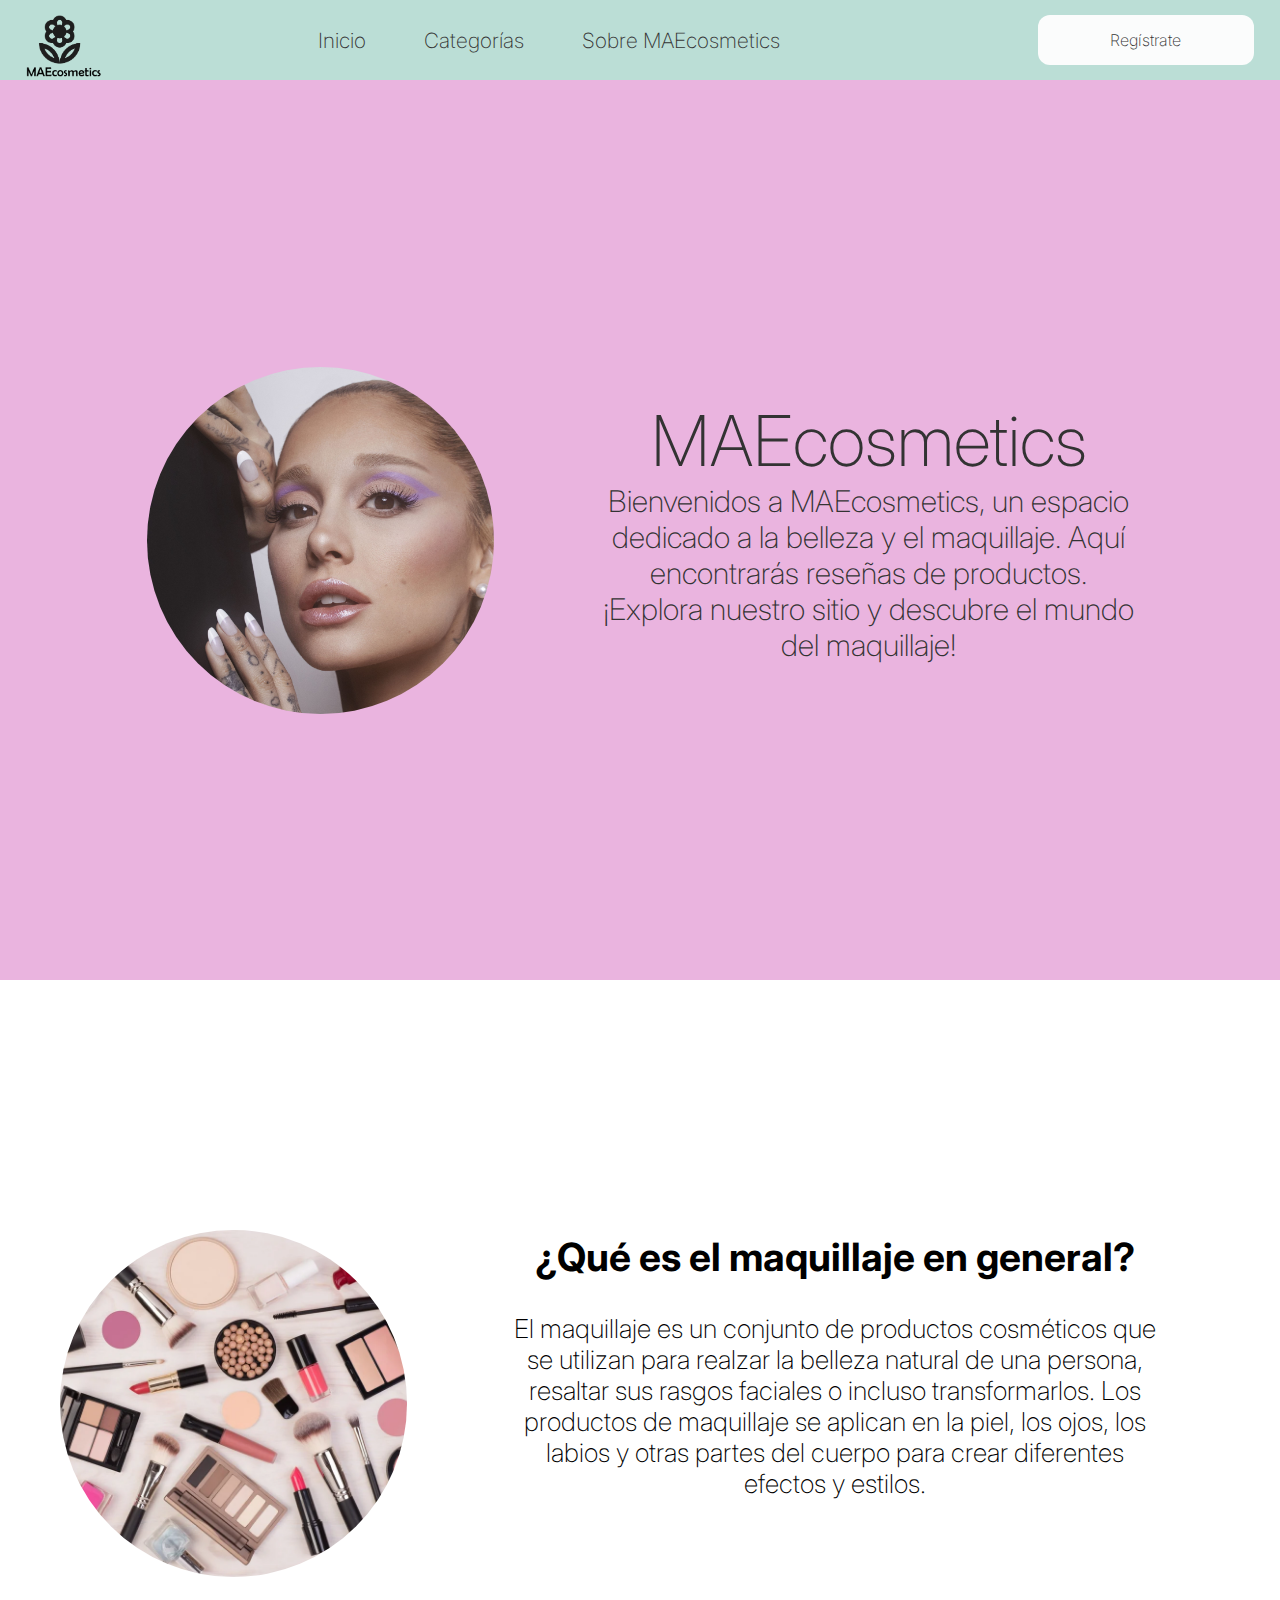
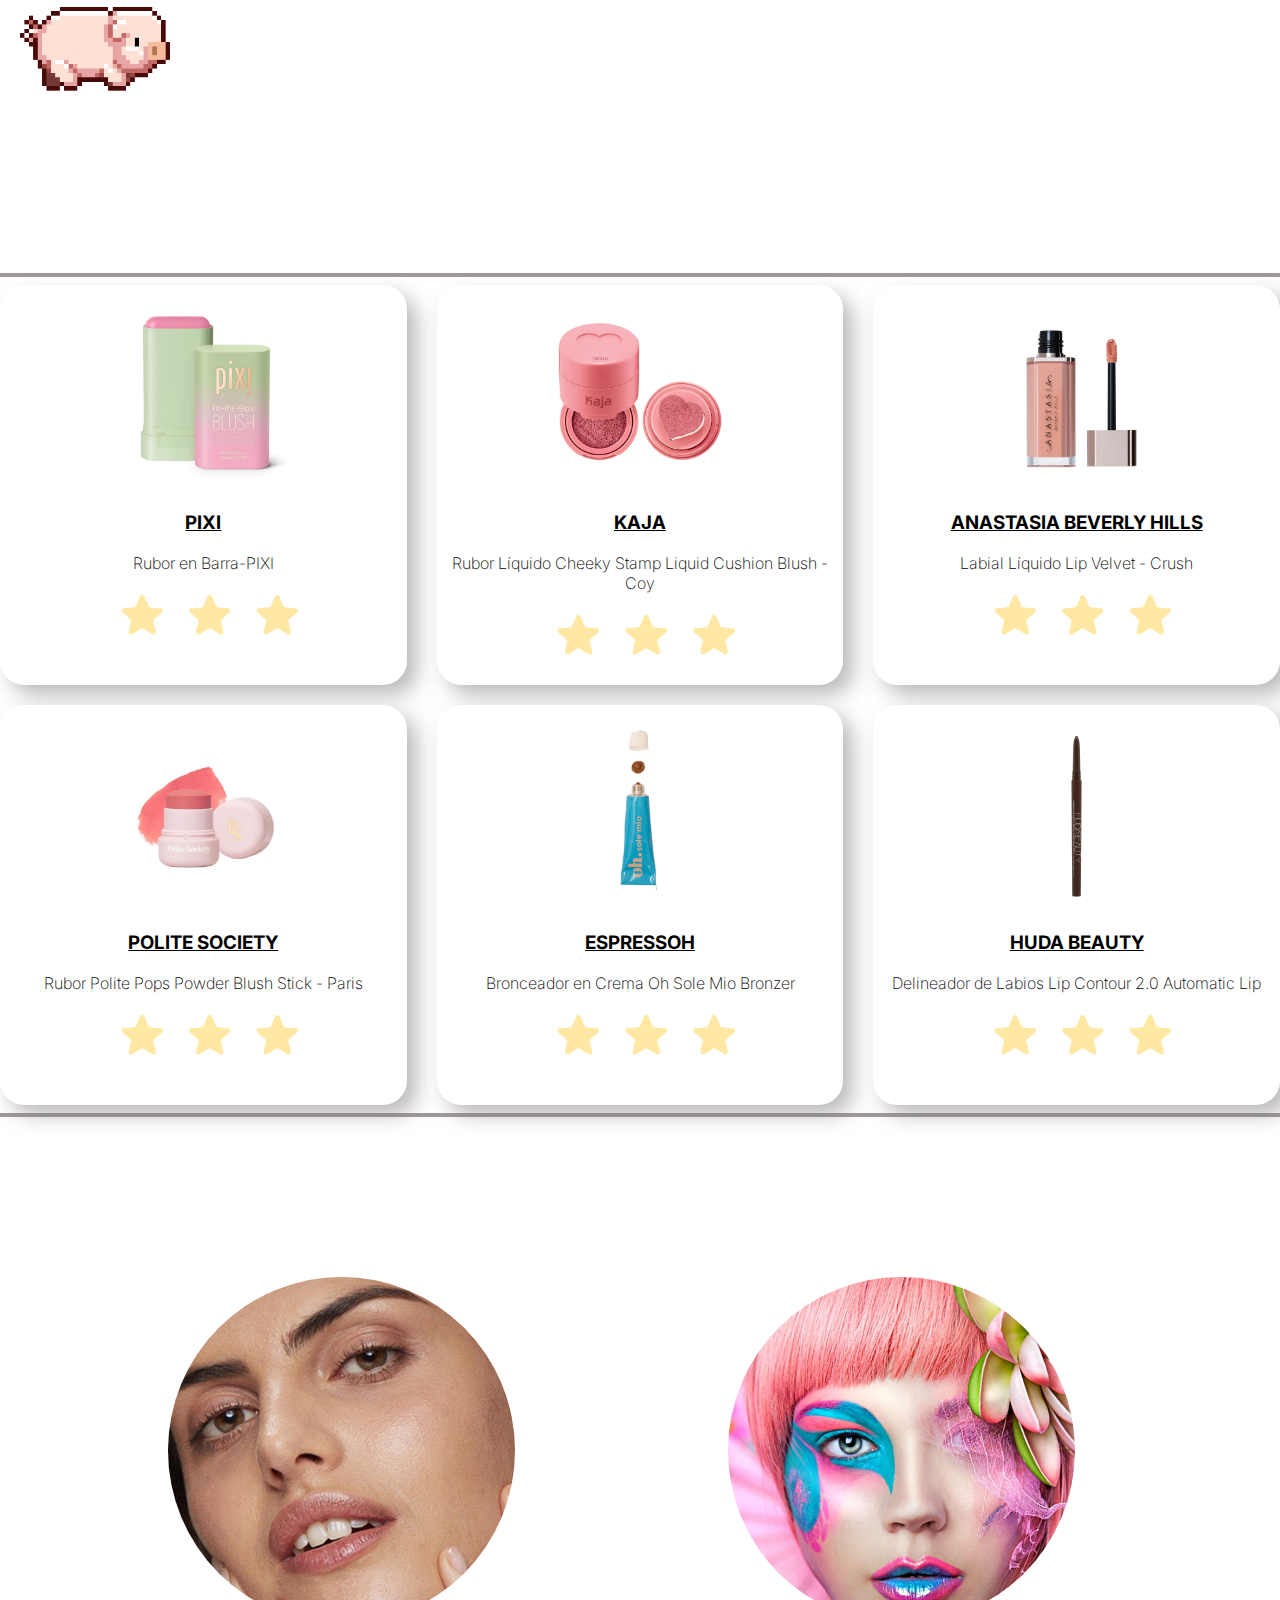
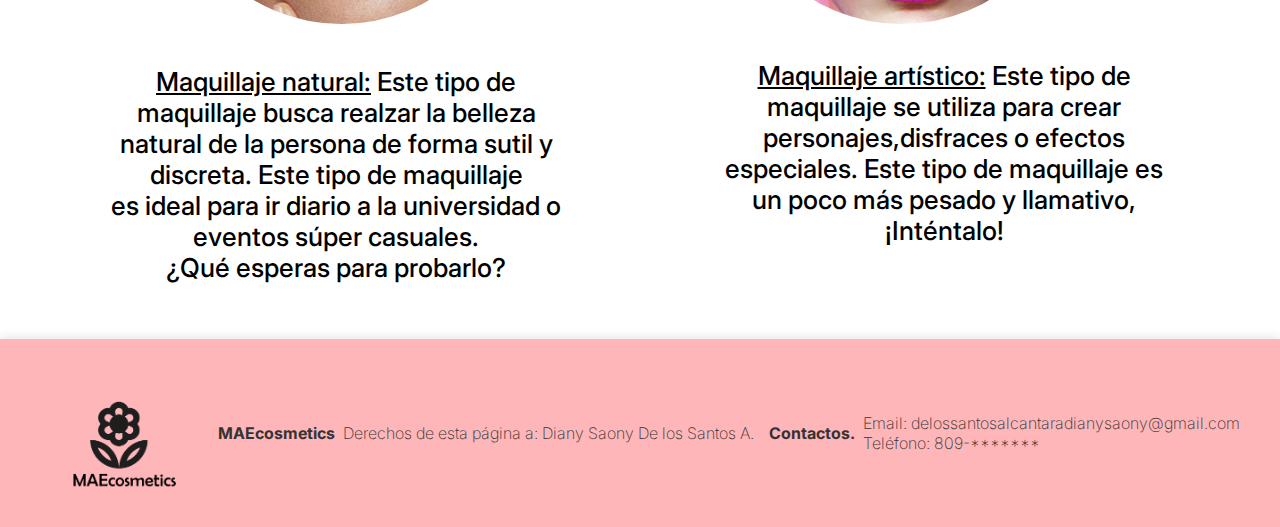
<file: index.html>
<!DOCTYPE html>
<html lang="en">
<head>
    <meta charset="UTF-8">
    <meta name="viewport" content="width=device-width, initial-scale=1.0">
    <title>MAEcosmetics</title>
    <link rel="stylesheet" href="/CSS/index.css">
    <link rel="icon" href="/IMG/logov1.png">
    <link rel="preconnect" href="https://fonts.googleapis.com">
    <style>
        @import url('https://fonts.googleapis.com/css2?family=Inter+Tight:ital,wght@0,100..900;1,100..900&family=Inter:ital,opsz,wght@0,14..32,200;1,14..32,200&display=swap');
        </style>
</head>

<body>
    <header>
        <div class="logo">
            <a href="index.html"><img src="/IMG/logov1.png" alt="Logo de MAEcosmetics">
        </div></a>
    <nav class="topnav"></nav>
        <ul>
            <li><a href="index.html">Inicio</a></li>
            <li><a href="categorías.html">Categorías</a></li>
            <li><a href="sobre.html">Sobre MAEcosmetics</a></li>
        </ul>
        <div class="linea"></div>
        <div class="registrate">
            <a href="registrar.html">Regístrate</a>
        </div>
    </nav>
</header>
    <section class="sec1">
        <div class="principal-arriba">
            <img src="/IMG/imagen principal arriba.jpg" alt="imagen de maquillaje" class="round"></img>
            <div class="texto">
            <h2 class="ache">MAEcosmetics</h2>
            <p>Bienvenidos a MAEcosmetics, un espacio dedicado a la belleza y el maquillaje. Aquí encontrarás reseñas de productos.<br>¡Explora nuestro sitio y descubre el mundo del maquillaje!</p>
        </div>
        </div>
        <div class="segundocont">
        <div class="maquillaje-en-general">
                <img src="../IMG/Maquilaje inicio 2.webp" alt="imagen maquillaje2"></img></div>
                <div class="que-es-maquillaje">
                <h2>¿Qué es el maquillaje en general?</h2>
                <p>El maquillaje es un conjunto de productos cosméticos que se utilizan para realzar la belleza natural de una persona, resaltar sus rasgos faciales o incluso transformarlos. Los productos de maquillaje se aplican en la piel, los ojos, los labios y otras partes del cuerpo para crear diferentes efectos y estilos.</p>
        </div>
        </div>
        <img src="/IMG/cerdito cute.gif" alt="" width="100px" class="cerdito">
    </section>
    <hr>
    <!--sección de productos a primera vista-->
    <section class="sec2">
        <div class="box" data-marca="PIXI">
            <img src="/IMG/pixi blush.webp" alt="imagen de pixi blush" width="315px" height="344px">
            <h3><u>PIXI</u></h3>
            <p>Rubor en Barra-PIXI</p>
            <img src="/IMG/estrellas.png" alt="" class="estrellas">
        </div>
    
        <div class="box" data-marca="KAJA">
            <img src="/IMG/rubor líquido KAJA.webp" alt="" width="315px" height="344px">
            <h3><u>KAJA</u></h3>
            <p>Rubor Líquido Cheeky Stamp Liquid Cushion Blush - Coy</p>
            <img src="/IMG/estrellas.png" alt="" class="estrellas">
        </div>
    
        <div class="box" data-marca="ANASTASIA">
            <img src="/IMG/ANASTASIA lip oil.webp" alt="" width="315px" height="344px">
            <h3><u>ANASTASIA BEVERLY HILLS</u></h3>
            <p>Labial Líquido Lip Velvet - Crush</p>
            <img src="/IMG/estrellas.png" alt="" class="estrellas">
        </div>
    
        <div class="box" data-marca="POLITESOCIETY">
            <img src="/IMG/blush polite society.png" alt="" width="315px" height="344px">
            <h3><u>POLITE SOCIETY</u></h3>
            <p>Rubor Polite Pops Powder Blush Stick - Paris</p>
            <img src="/IMG/estrellas.png" alt="" class="estrellas">
        </div>
    
        <div class="box" data-marca="ESPRESSOH">
            <img src="/IMG/ESPRESSOH.webp" alt="imagen de pixi blush" width="315px" height="344px">
            <h3><u>ESPRESSOH</u></h3>
            <p>Bronceador en Crema Oh Sole Mio Bronzer</p>
            <img src="/IMG/estrellas.png" alt="" class="estrellas">
        </div>
    
        <div class="box" data-marca="HUDA BEAUTY">
            <img src="/IMG/delineador de ojos HUDA BEAUTY.webp" alt="imagen de pixi blush" width="315px" height="344px">
            <h3><u>HUDA BEAUTY</u></h3>
            <p>Delineador de Labios Lip Contour 2.0 Automatic Lip</p>
            <img src="/IMG/estrellas.png" alt="" class="estrellas">
        </div>
    </section>
    
    <hr>
    <section class="tiposmaquillaje">
        <div class="maquillajenatural">
            <img src="/IMG/maquillaje natural2.jpg" alt="" class="maquillajenat">
            <p><u>Maquillaje natural:</u> Este tipo de maquillaje busca realzar la belleza <br>natural de la persona de forma sutil y discreta. Este tipo de maquillaje<br> es ideal para ir diario a la universidad o eventos súper casuales.<br> ¿Qué esperas para probarlo?</p>
        </div>
        <div class="maquillajeartistico">
        <img src="/IMG/Maquillaje artístico.jpg" alt="" class="maquillajeartistico">
        <p><u>Maquillaje artístico:</u> Este tipo de maquillaje se utiliza para crear personajes,disfraces o efectos especiales. Este tipo de maquillaje es un poco más pesado y llamativo, ¡Inténtalo!</p>
        </div>
    </section>
    <footer class="footer">
    <a href="index.html"><img src="/IMG/logov1.png" alt="Logo de MAEcosmetics" class="logo"></a></img>
    <h4>MAEcosmetics</h3>
    <p class="parf1">Derechos de esta página a: 
        Diany Saony De los Santos A.
    </p> <br>
    <h4>Contactos.</h4>
    <p>Email: delossantosalcantaradianysaony@gmail.com <br>
    Teléfono: 809-*******</p>
    </footer>
</body>
</html>
</file>
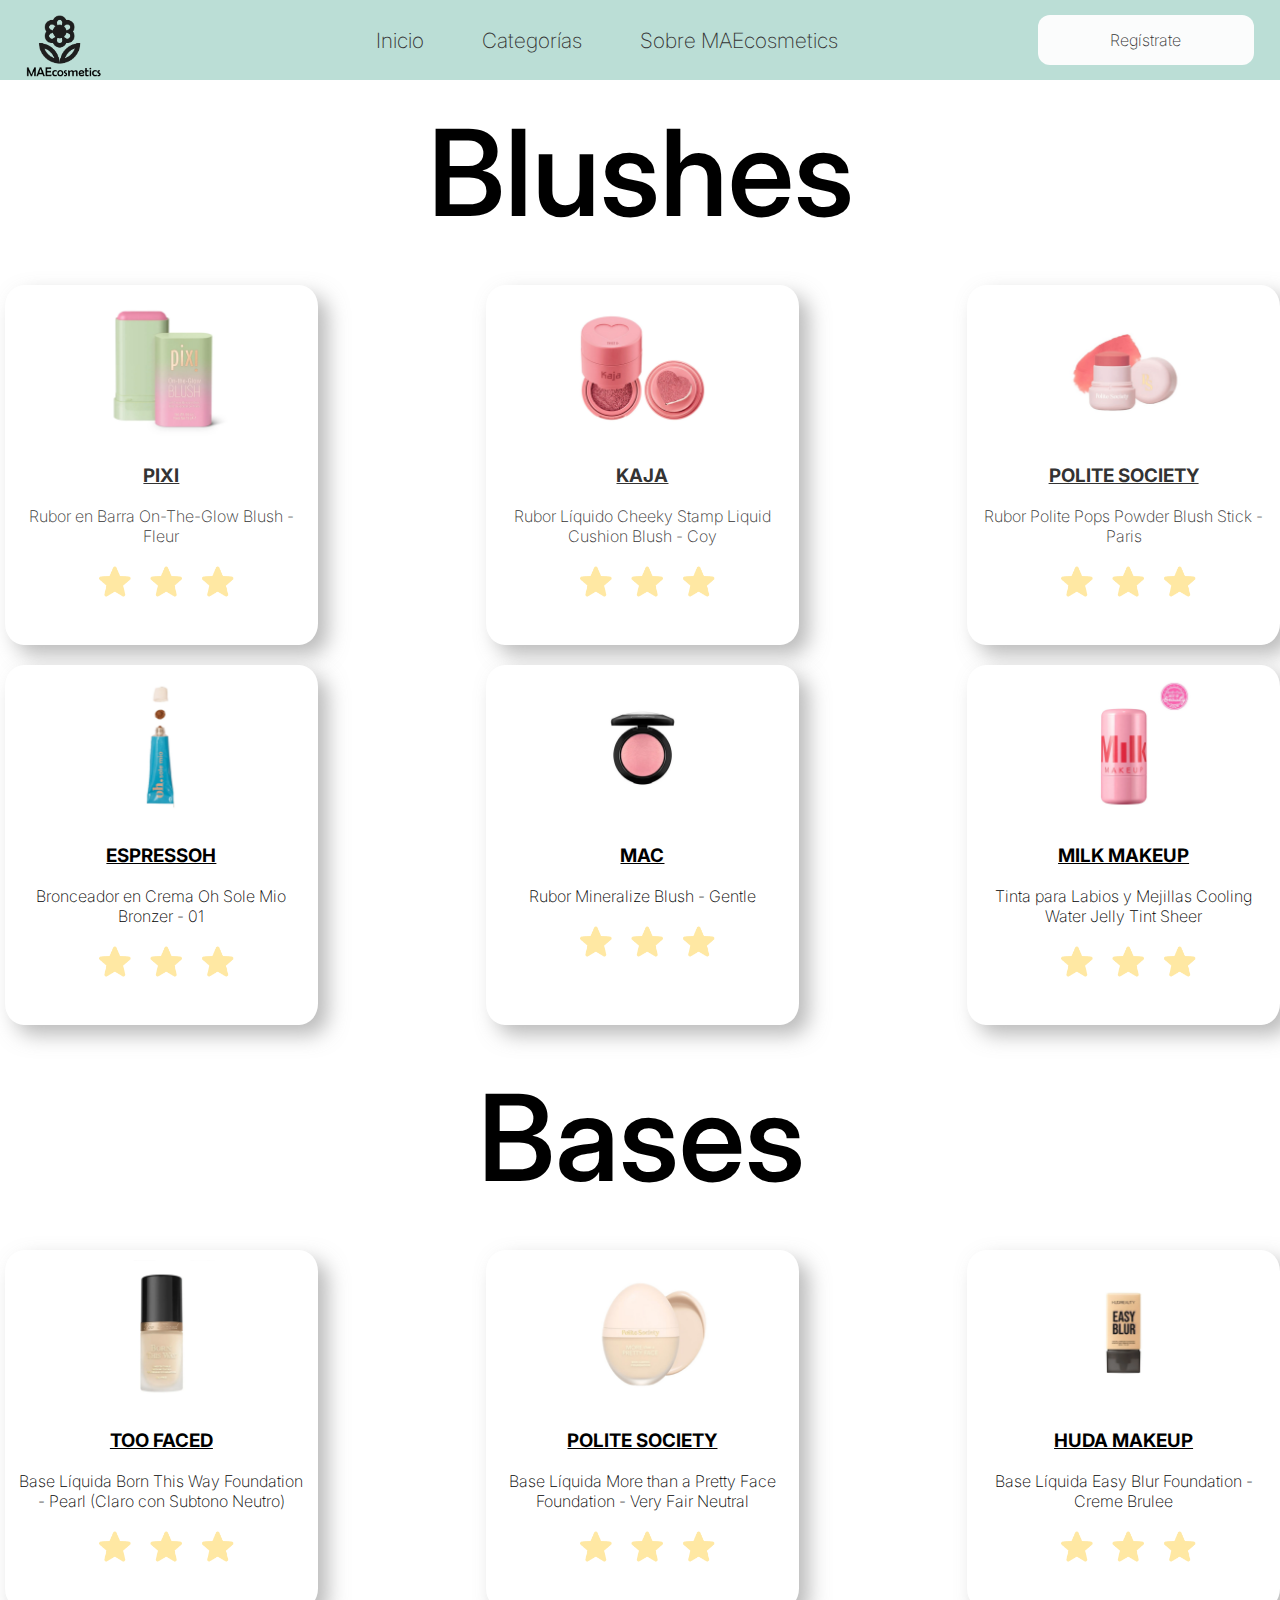
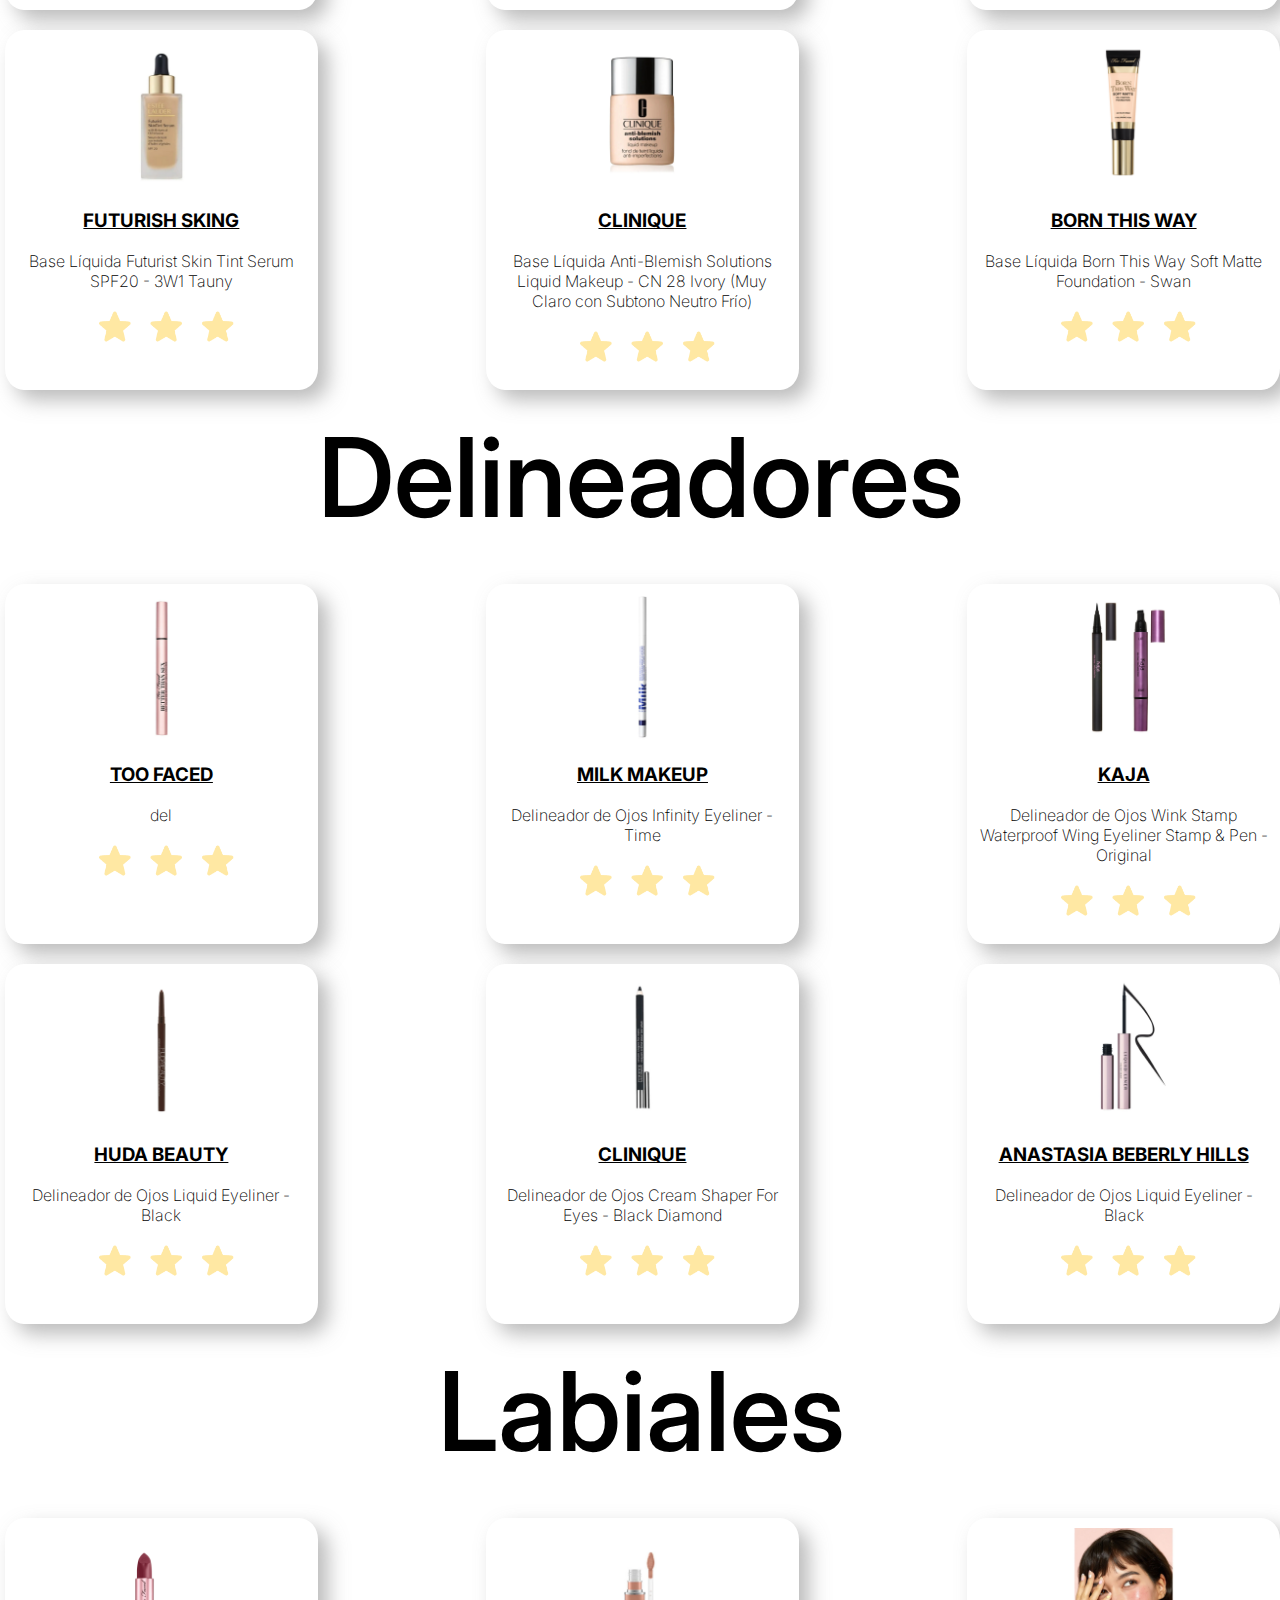
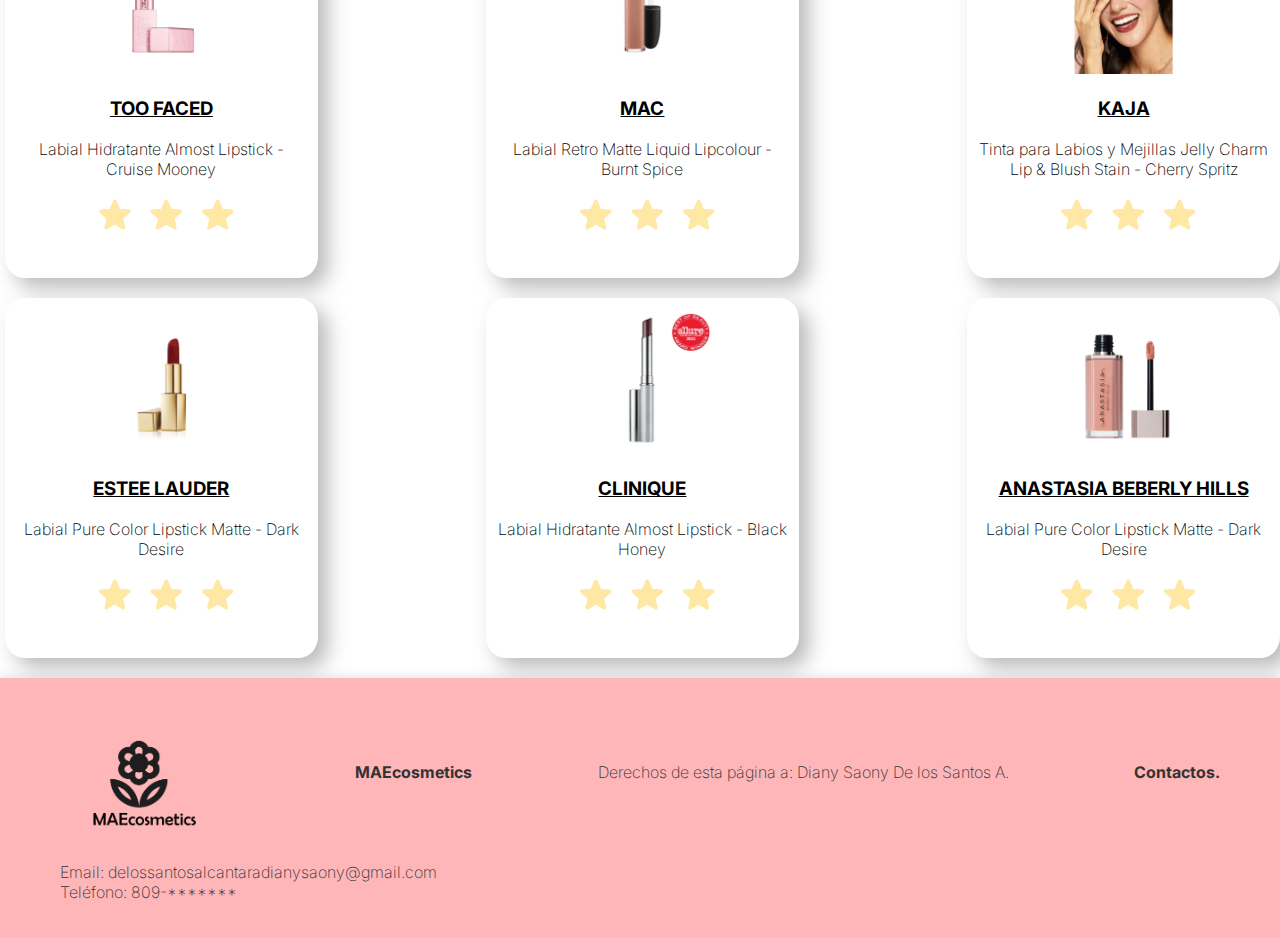
<file: categorías.html>
<!DOCTYPE html>
<html lang="en">
<head>
    <meta charset="UTF-8">
    <meta name="viewport" content="width=device-width, initial-scale=1.0">
    <title>Categorías</title>
    <link rel="stylesheet" href="../CSS/categorias.css">
    <style>
        @import url('https://fonts.googleapis.com/css2?family=Inter+Tight:ital,wght@0,100..900;1,100..900&family=Inter:ital,opsz,wght@0,14..32,200;1,14..32,200&display=swap');
        </style>
</head>
<body>
    <header>
        <div class="logo">
            <a href="index.html"><img src="/IMG/logov1.png" alt="Logo de MAEcosmetics">
        </div></a>
    <nav class="topnav"></nav>
        <ul>
            <li><a href="index.html">Inicio</a></li>
            <li><a href="categorías.html">Categorías</a></li>
            <li><a href="sobre.html">Sobre MAEcosmetics</a></li>
        </ul>
        <div class="registrate">
            <a href="registrar.html">Regístrate</a>
        </div>
    </nav>
</header>
    <section class="blushes">
        <h2>Blushes</h2>
        <div class="box">
            <a href="PRODUCTOS/blushpixi.html">
                <img src="/IMG/pixi blush.webp" alt="imagen de pixi blush" width="315px" height="344px" class="blushpixi">
                <h3><u>PIXI</u></h3>
                <p>Rubor en Barra On-The-Glow Blush - Fleur</p>
            </a>
            <img src="/IMG/estrellas.png" alt="" width="200px">
        </div>
            <div class="box">
                <a href="/PRODUCTOS/blushkaja.html">
                <img src="/IMG/rubor líquido KAJA.webp" alt="imagen de blush KAJA" width="315px" height="344px" class="blushkaja">
                <h3><u>KAJA</u></h3>
                <p> Rubor Líquido Cheeky Stamp Liquid Cushion Blush - Coy</p>
                </a>
                <img src="/IMG/estrellas.png" alt="" width="200px">
            </div>

            <div class="box">
                <a href="/PRODUCTOS/blushpolitesociety.html">
                <img src="/IMG/blush polite society.png" alt="imagen de blush KAJA" width="315px" height="344px" class="blushpolitesociety">
                <h3><u>POLITE SOCIETY</u></h3>
                <p>Rubor Polite Pops Powder Blush Stick - Paris</p>
                </a>
                <img src="/IMG/estrellas.png" alt="" width="200px">
            </div>
            
            <div class="box">
                <img src="/IMG/ESPRESSOH.webp" alt="imagen de blush KAJA" width="315px" height="344px" class="blushespresso">
                <h3><u>ESPRESSOH</u></h3>
                <p>Bronceador en Crema Oh Sole Mio Bronzer - 01</p>
                <img src="/IMG/estrellas.png" alt="" width="200px">
            </div>
            
            <div class="box">
                <img src="/IMG/MAC BLUSH.webp" alt="imagen de blush KAJA" width="315px" height="344px" class="blushmac">
                <h3><u>MAC</u></h3>
                <p>Rubor Mineralize Blush - Gentle</p>
                <img src="/IMG/estrellas.png" alt=""
                width="200px">
            </div>
            
            <div class="box">
                <img src="/IMG/MILK MAKEUP.webp" alt="imagen de blush KAJA" width="315px" height="344px" class="blushmilkmaeup">
                <h3><u>MILK MAKEUP</u></h3>
                <p>Tinta para Labios y Mejillas Cooling Water Jelly Tint Sheer</p>
                <img src="/IMG/estrellas.png" alt=""
                width="200px">
            </div>
    </section>
<br>
    <section class="bases">
        <h2>Bases</h2>
        <div class="box">
            <img src="/IMG/base liquida TOO FACED.webp" alt="" class="basetoofaced" width="315px" height="344px">
            <h3><u>TOO FACED</u></h3>
            <p>Base Líquida Born This Way Foundation - Pearl (Claro con Subtono Neutro)</p>
            <img src="/IMG/estrellas.png" alt="" width="200px">
        </div>

        <div class="box">
            <img src="/IMG/Base líquida POLITE SOCIETY.png" alt="" class="basepolitesociety" width="315px" height="344px">
            <h3><u>POLITE SOCIETY</u></h3>
            <p>Base Líquida More than a Pretty Face Foundation - Very Fair Neutral</p>
            <img src="/IMG/estrellas.png" alt="" width="200px">
        </div>

        <div class="box">
            <img src="/IMG/base líquida HUDA BEAUTY.webp" alt="" class="basehudabeauty" width="315px" height="344px">
            <h3><u>HUDA MAKEUP</u></h3>
            <p>Base Líquida Easy Blur Foundation - Creme Brulee</p>
            <img src="/IMG/estrellas.png" alt="" width="200px">
        </div>

        <div class="box">
            <img src="/IMG/Base líquida FUTURISH SKING.webp" alt="" class="basefuturishsking" width="315px" height="344px">
            <h3><u>FUTURISH SKING</u></h3>
            <p>Base Líquida Futurist Skin Tint Serum SPF20 - 3W1 Tauny</p>
            <img src="/IMG/estrellas.png" alt="" width="200px">
        </div>

        <div class="box">
            <img src="/IMG/base líquida CLINIQUE.webp" alt="" class="baseclinique" width="315px" height="344px">
            <h3><u>CLINIQUE</u></h3>
            <p>Base Líquida Anti-Blemish Solutions Liquid Makeup - CN 28 Ivory (Muy Claro con Subtono Neutro Frío)</p>
            <img src="/IMG/estrellas.png" alt="" width="200px">
        </div>

        <div class="box">
            <img src="/IMG/base liquida BORN THIS WAY.png" alt="" class="basebornthisway" width="315px" height="344px">
            <h3><u>BORN THIS WAY</u></h3>
            <p>Base Líquida Born This Way Soft Matte Foundation - Swan</p>
            <img src="/IMG/estrellas.png" alt="" width="200px">
        </div>
    </section>

    <section class="delineadores">
        <h2>Delineadores</h2>
        <div class="box">
            <img src="/IMG/delineador de ojos TOO FACED.webp" alt="" class="delineadortoofaced" width="315px" height="344px">
            <h3><u>TOO FACED</u></h3>
            <p>del</p>
            <img src="/IMG/estrellas.png" alt="" width="200px">
        </div>

        <div class="box">
            <img src="/IMG/delineador de ojos MILK MAKEUP.webp" alt="" class="delineadormilkmakeup" width="315px" height="344px">
            <h3><u>MILK MAKEUP</u></h3>
            <p>Delineador de Ojos Infinity Eyeliner - Time</p>
            <img src="/IMG/estrellas.png" alt="" width="200px">
        </div>

        <div class="box">
            <img src="/IMG/delineador de ojos KAJA.webp" alt="" class="delineadorKAJA" width="315px" height="344px">
            <h3><u>KAJA</u></h3>
            <p>Delineador de Ojos Wink Stamp Waterproof Wing Eyeliner Stamp & Pen - Original</p>
            <img src="/IMG/estrellas.png" alt="" width="200px">
        </div>

        <div class="box">
            <img src="/IMG/delineador de ojos HUDA BEAUTY.webp" alt="" class="delineadorhudabeauty" width="315px" height="344px">
            <h3><u>HUDA BEAUTY</u></h3>
            <p>Delineador de Ojos Liquid Eyeliner - Black</p>
            <img src="/IMG/estrellas.png" alt="" width="200px">
        </div>

        <div class="box">
            <img src="/IMG/delineador de ojos clinique.webp" alt="" class="delineadortoofaced" width="315px" height="344px">
            <h3><u>CLINIQUE</u></h3>
            <p>Delineador de Ojos Cream Shaper For Eyes - Black Diamond</p>
            <img src="/IMG/estrellas.png" alt="" width="200px">
        </div>

        <div class="box">
            <img src="/IMG/delineador de ojos ANASTASIA BEBERLY HILLS.webp" alt="" class="delineadoranastasia" width="315px" height="344px">
            <h3><u>ANASTASIA BEBERLY HILLS</u></h3>
            <p>Delineador de Ojos Liquid Eyeliner - Black</p>
            <img src="/IMG/estrellas.png" alt="" width="200px">
        </div>
    </section>

    <section class="labiales">
        <h2>Labiales</h2>
        <div class="box">
            <img src="/IMG/labial TOO FACED.png" alt="" class="labialtoofaced" width="315px" height="344px">
            <h3><u>TOO FACED</u></h3>
            <p>Labial Hidratante Almost Lipstick - Cruise Mooney</p>
            <img src="/IMG/estrellas.png" alt="" width="200px">
        </div>
        
        <div class="box">
            <img src="/IMG/labial MAC.webp" alt="" class="labialmac" width="315px" height="344px">
            <h3><u>MAC</u></h3>
            <p>Labial Retro Matte Liquid Lipcolour - Burnt Spice</p>
            <img src="/IMG/estrellas.png" alt="" width="200px">
        </div>

        <div class="box">
            <img src="/IMG/labial KAJA.webp" alt="" class="labialkaja" width="315px" height="344px">
            <h3><u>KAJA</u></h3>
            <p>Tinta para Labios y Mejillas Jelly Charm Lip & Blush Stain - Cherry Spritz</p>
            <img src="/IMG/estrellas.png" alt="" width="200px">
        </div>

        <div class="box">
            <img src="/IMG/labial ESTEE LAUDER.webp" alt="" class="labialesteelauder" width="315px" height="344px">
            <h3><u>ESTEE LAUDER</u></h3>
            <p>Labial Pure Color Lipstick Matte - Dark Desire</p>
            <img src="/IMG/estrellas.png" alt="" width="200px">
        </div>

        <div class="box">
            <img src="/IMG/labial CLINIQUE.webp" alt="" class="labialclinique" width="315px" height="344px">
            <h3><u>CLINIQUE</u></h3>
            <p>Labial Hidratante Almost Lipstick - Black Honey</p>
            <img src="/IMG/estrellas.png" alt="" width="200px">
        </div>

        <div class="box">
            <img src="/IMG/labial ANASTASIA BEBERLY HILLS.webp" alt="" class="labialanastasia" width="315px" height="344px">
            <h3><u>ANASTASIA BEBERLY HILLS</u></h3>
            <p>Labial Pure Color Lipstick Matte - Dark Desire</p>
            <img src="/IMG/estrellas.png" alt="" width="200px">
        </div>

        <footer class="footer">
            <a href="index.html"><img src="/IMG/logov1.png" alt="Logo de MAEcosmetics" class="logo"></a></img>
            <h4>MAEcosmetics</h3>
            <p>Derechos de esta página a: 
                Diany Saony De los Santos A.
            </p>
            <h4>Contactos.</h4>
            <p>Email: delossantosalcantaradianysaony@gmail.com <br>
            Teléfono: 809-*******</p>
            </footer>
    
</body>
</html>
</file>
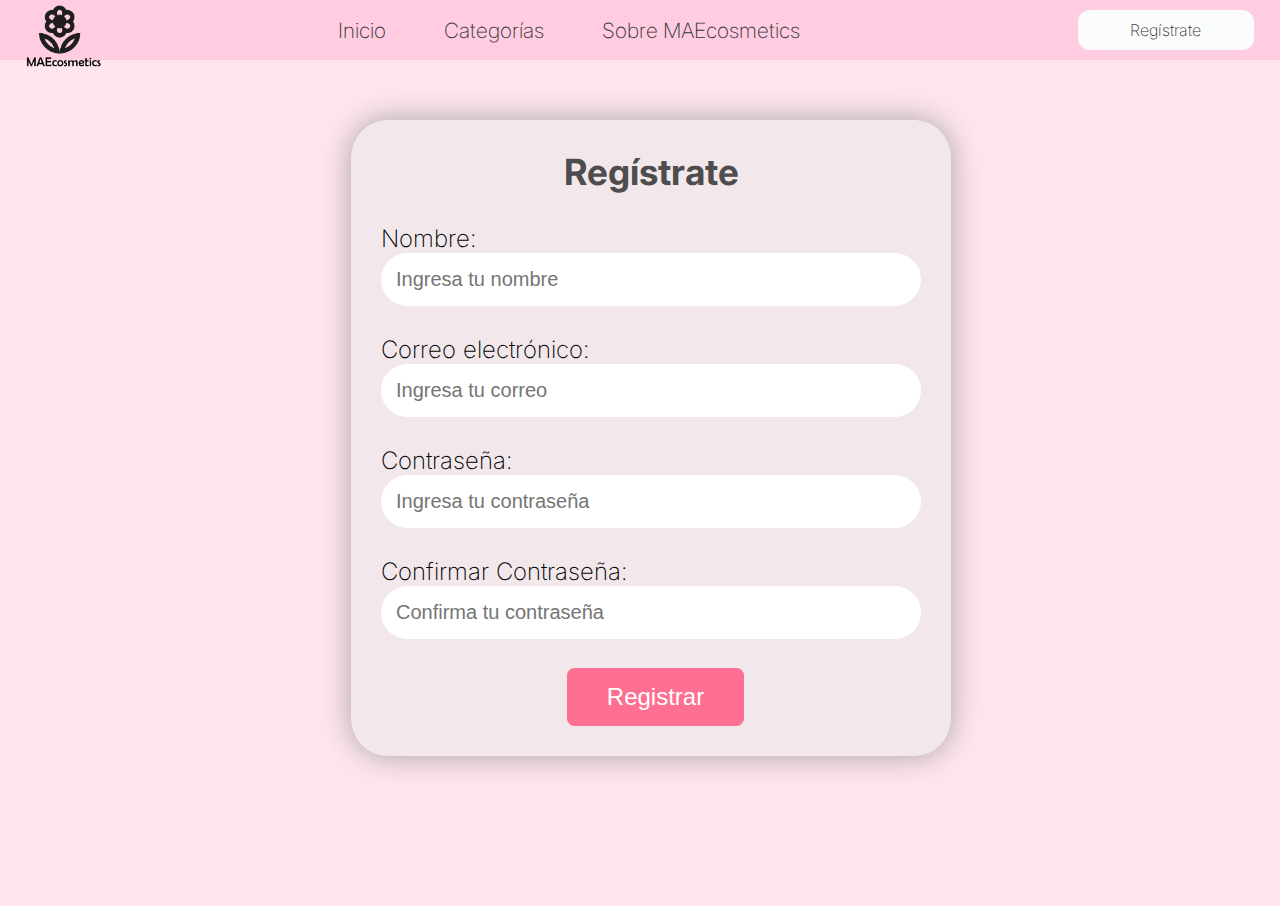
<file: registrar.html>
<!DOCTYPE html>
<html lang="en">
<head>
    <meta charset="UTF-8">
    <meta name="viewport" content="width=device-width, initial-scale=1.0">
    <title>Regístrate</title>
    <link rel="stylesheet" href="../CSS/registrar.css">
    <style>
        @import url('https://fonts.googleapis.com/css2?family=Inter+Tight:ital,wght@0,100..900;1,100..900&family=Inter:ital,opsz,wght@0,14..32,200;1,14..32,200&display=swap');
        </style>
</head>
<body>
    <header>
        <div class="logo">
            <a href="index.html"><img src="/IMG/logov1.png" alt="Logo de MAEcosmetics">
        </div></a>
    <nav class="topnav"></nav>
        <ul>
            <li><a href="index.html">Inicio</a></li>
            <li><a href="categorías.html">Categorías</a></li>
            <li><a href="sobre.html">Sobre MAEcosmetics</a></li>
        </ul>
        <div class="linea"></div>
        <div class="registrate">
            <a href="registrar.html">Regístrate</a>
        </div>
    </nav>
</header>
    <div class="contenedor">
        <h1>Regístrate</h1>
        <form id="formulario">
            <label for="nombre">Nombre:</label>
            <input type="text" id="nombre" name="nombre" required placeholder="Ingresa tu nombre"><br><br>
        
            <label for="email">Correo electrónico:</label>
            <input type="email" id="email" name="correo" required placeholder="Ingresa tu correo"><br><br>
        
            <label for="contraseña">Contraseña:</label>
            <input type="password" id="contraseña" name="contraseña" required placeholder="Ingresa tu contraseña"><br><br>
        
            <label for="contraseña2">Confirmar Contraseña:</label>
            <input type="password" id="contraseña2" name="confirmar_contraseña" required placeholder="Confirma tu contraseña"><br><br>

            <button class="btn">Registrar</button>
        </form>
    </div>
<script src="/JAVASCRIPT/registrar.js"></script>
</body>
</html>
</file>
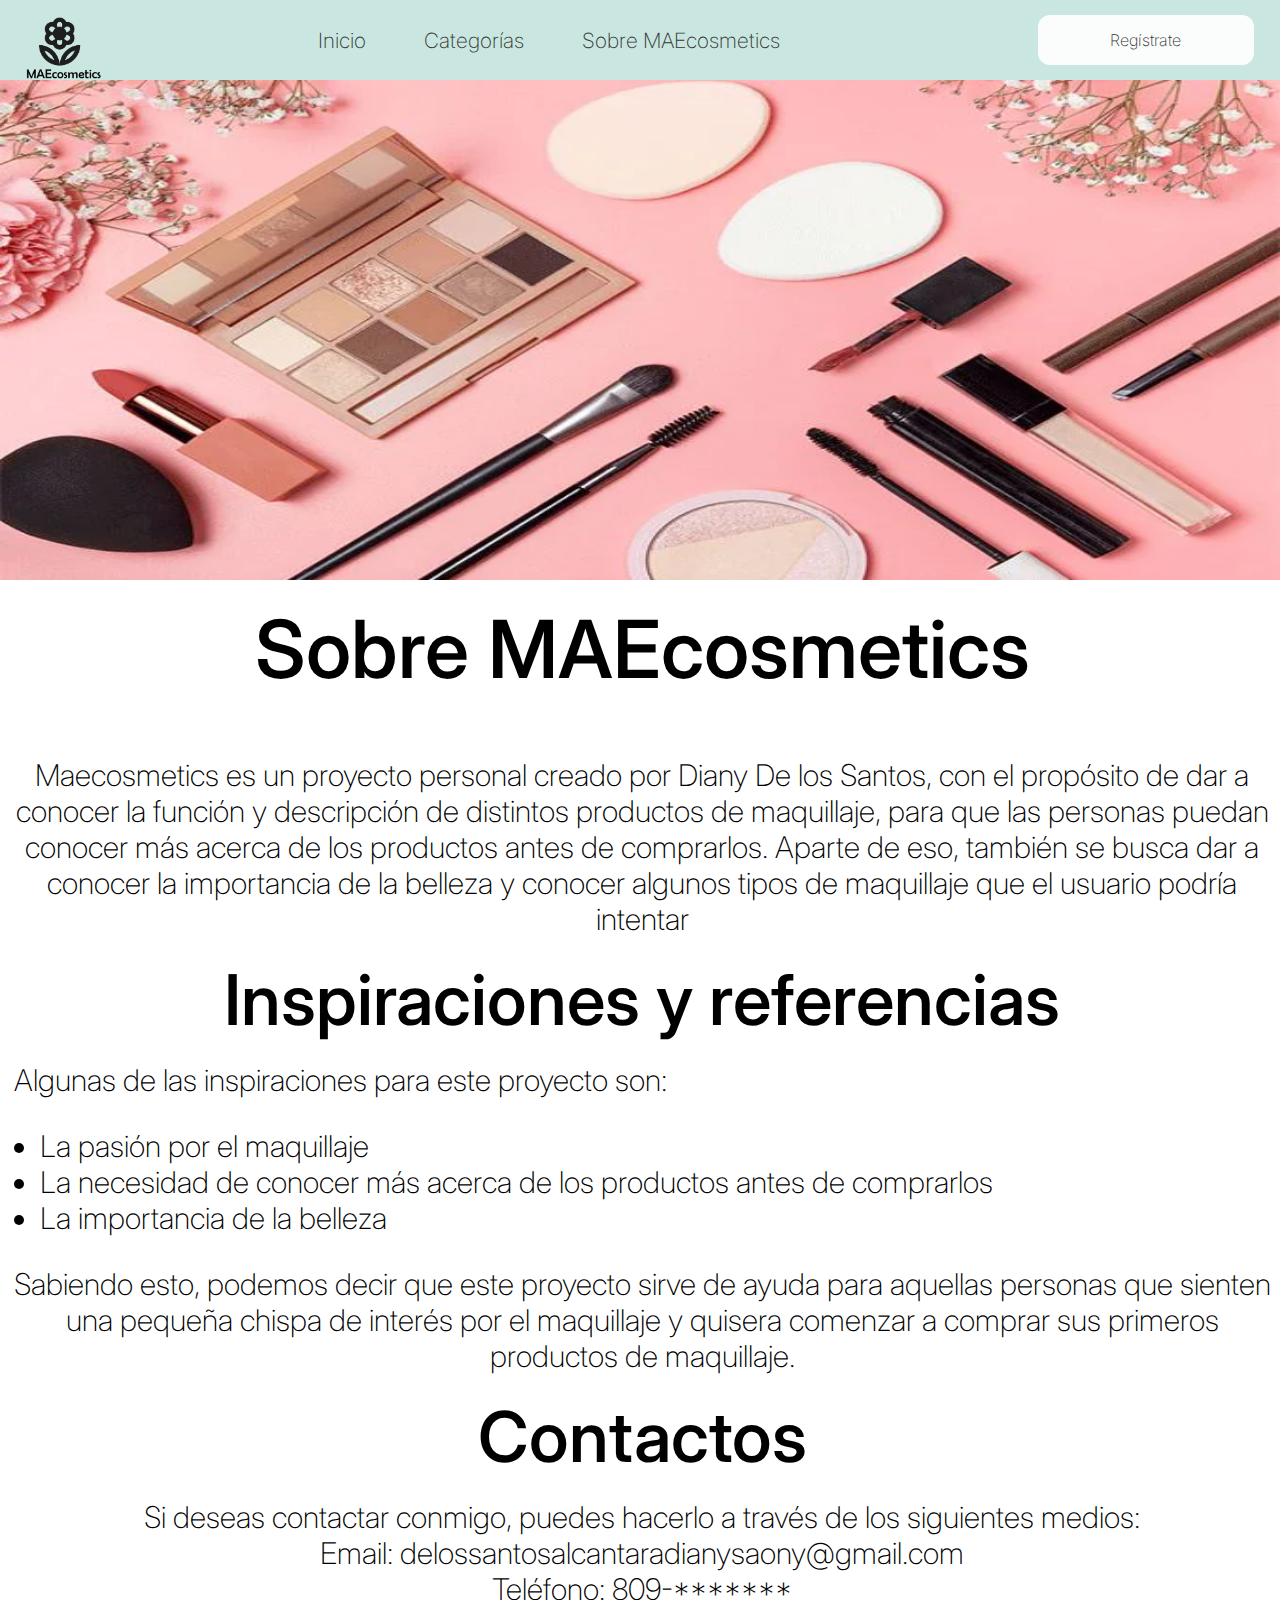
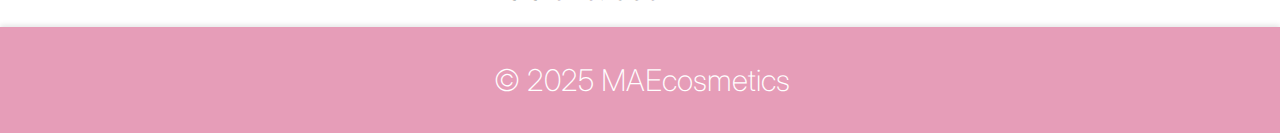
<file: sobre.html>
<!DOCTYPE html>
<html lang="en">
<head>
    <meta charset="UTF-8">
    <meta name="viewport" content="width=device-width, initial-scale=1.0">
    <title>Sobre MAEcosmetics</title>
    <link rel="stylesheet" href="../CSS/sobre.css">
    <!--Para Icon de lupa-->
    <link rel="stylesheet" href="https://fonts.googleapis.com/css2?family=Material+Symbols+Rounded:opsz,wght,FILL,GRAD@24,400,0,0&icon_names=search" />
    <style>
        @import url('https://fonts.googleapis.com/css2?family=Inter+Tight:ital,wght@0,100..900;1,100..900&family=Inter:ital,opsz,wght@0,14..32,200;1,14..32,200&display=swap');
        </style>
</head>
<body>
    <header>
        <div class="logo">
            <a href="index.html"><img src="/IMG/logov1.png" alt="Logo de MAEcosmetics">
        </div></a>
    <nav class="topnav"></nav>
        <ul>
            <li><a href="index.html">Inicio</a></li>
            <li><a href="categorías.html">Categorías</a></li>
            <li><a href="sobre.html">Sobre MAEcosmetics</a></li>
        </ul>
        <div class="linea"></div>
        <div class="registrate">
            <a href="registrar.html">Regístrate</a>
        </div>
    </nav>
</header>
    <img src="/IMG/makeup-principal.webp" alt="">
    <h1>Sobre MAEcosmetics</h1>
    <br>
    <p>Maecosmetics es un proyecto personal creado por Diany De los
        Santos, con el propósito de dar a conocer la función y descripción 
        de distintos productos de maquillaje, para que las personas puedan 
        conocer más acerca de los productos antes de comprarlos. Aparte de eso,
        también se busca dar a conocer la importancia de la belleza y 
        conocer algunos tipos de maquillaje que el usuario podría intentar
    </p>

    <h2 class="h21">Inspiraciones y referencias</h2>
    <p class="p1">Algunas de las inspiraciones para este proyecto son:</p>
    <p class="p2">
        <ul>
            <li>La pasión por el maquillaje</li>
            <li>La necesidad de conocer más acerca de los productos antes de comprarlos</li>
            <li>La importancia de la belleza</li>
        </ul>
    </p>

<p>Sabiendo esto, podemos decir que este proyecto sirve de ayuda para 
    aquellas personas que sienten una pequeña chispa de interés por el
    maquillaje y quisera comenzar a comprar sus primeros productos de 
    maquillaje.
</p>

<h2 class="h23">Contactos</h2>
<p>Si deseas contactar conmigo, puedes hacerlo a través de los siguientes medios: <br>
    Email: delossantosalcantaradianysaony@gmail.com
<br>
    Teléfono: 809-*******</p>

    <footer>
        <p>© 2025 MAEcosmetics</p>
    </footer>
</body>
</html>
</file>
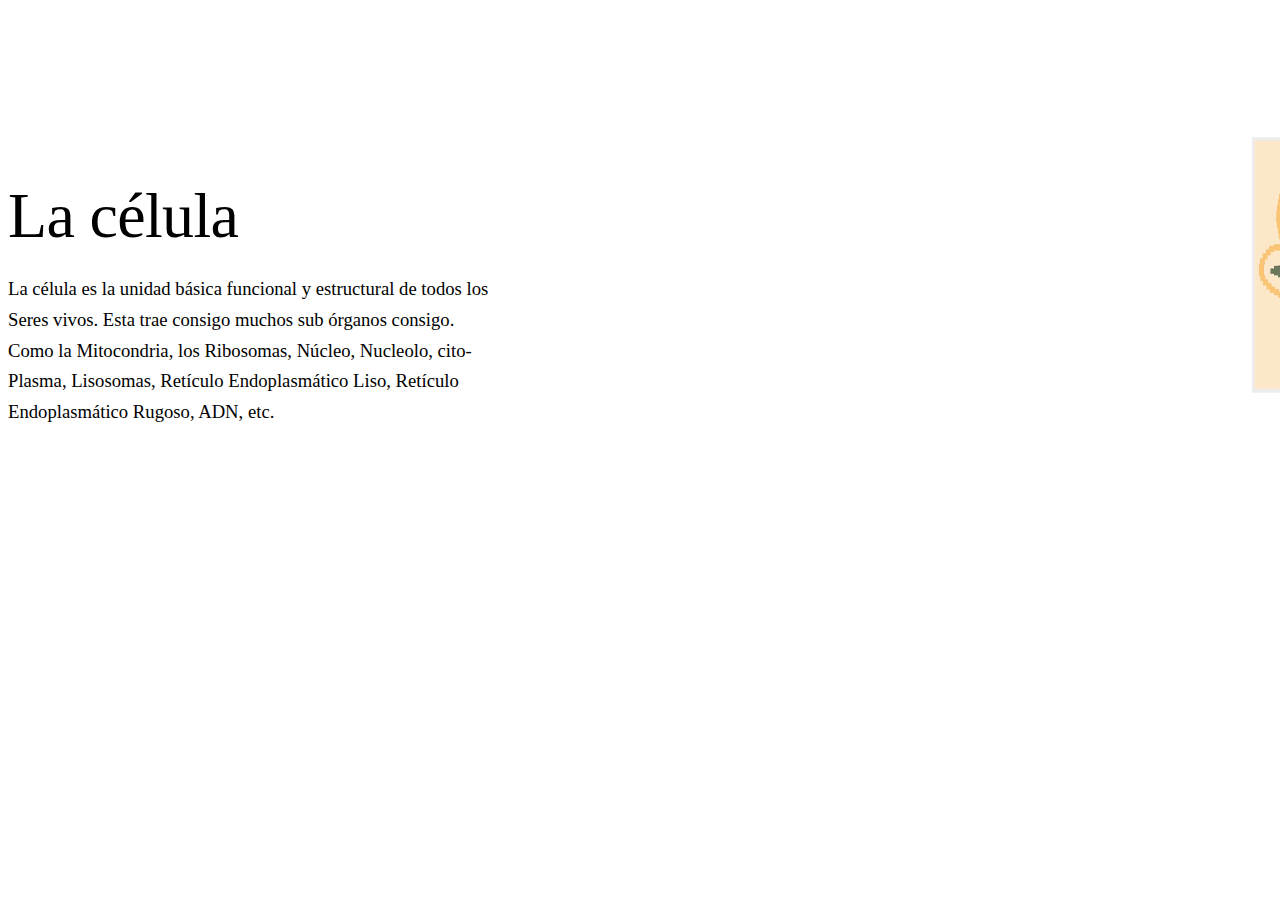
<file: IMG/Página x.htm>
<!-- saved from url=(0063)file:///C:/Users/Lenovo/OneDrive/Documentos/P%C3%A1gina%20x.htm -->
<html xmlns:v="urn:schemas-microsoft-com:vml" xmlns:o="urn:schemas-microsoft-com:office:office" xmlns:w="urn:schemas-microsoft-com:office:word" xmlns:m="http://schemas.microsoft.com/office/2004/12/omml" xmlns="http://www.w3.org/TR/REC-html40"><head><meta http-equiv="Content-Type" content="text/html; charset=windows-1252">

<meta name="ProgId" content="Word.Document">
<meta name="Generator" content="Microsoft Word 15">
<meta name="Originator" content="Microsoft Word 15">
<link rel="File-List" href="file:///C:/Users/Lenovo/OneDrive/Documentos/P%C3%A1gina%20x_archivos/filelist.xml">
<link rel="Edit-Time-Data" href="file:///C:/Users/Lenovo/OneDrive/Documentos/P%C3%A1gina%20x_archivos/editdata.mso">
<!--[if !mso]>
<style>
v\:* {behavior:url(#default#VML);}
o\:* {behavior:url(#default#VML);}
w\:* {behavior:url(#default#VML);}
.shape {behavior:url(#default#VML);}
</style>
<![endif]--><!--[if gte mso 9]><xml>
 <o:DocumentProperties>
  <o:Author>Diany De los Santos</o:Author>
  <o:Template>Normal</o:Template>
  <o:LastAuthor>Diany De los Santos</o:LastAuthor>
  <o:Revision>5</o:Revision>
  <o:TotalTime>15</o:TotalTime>
  <o:Created>2025-04-03T14:45:00Z</o:Created>
  <o:LastSaved>2025-04-03T15:00:00Z</o:LastSaved>
  <o:Pages>1</o:Pages>
  <o:Words>45</o:Words>
  <o:Characters>251</o:Characters>
  <o:Lines>2</o:Lines>
  <o:Paragraphs>1</o:Paragraphs>
  <o:CharactersWithSpaces>295</o:CharactersWithSpaces>
  <o:Version>16.00</o:Version>
 </o:DocumentProperties>
 <o:OfficeDocumentSettings>
  <o:AllowPNG/>
 </o:OfficeDocumentSettings>
</xml><![endif]-->
<link rel="themeData" href="file:///C:/Users/Lenovo/OneDrive/Documentos/P%C3%A1gina%20x_archivos/themedata.thmx">
<link rel="colorSchemeMapping" href="file:///C:/Users/Lenovo/OneDrive/Documentos/P%C3%A1gina%20x_archivos/colorschememapping.xml">
<!--[if gte mso 9]><xml>
 <w:WordDocument>
  <w:Zoom>90</w:Zoom>
  <w:SpellingState>Clean</w:SpellingState>
  <w:TrackMoves>false</w:TrackMoves>
  <w:TrackFormatting/>
  <w:HyphenationZone>21</w:HyphenationZone>
  <w:PunctuationKerning/>
  <w:ValidateAgainstSchemas/>
  <w:SaveIfXMLInvalid>false</w:SaveIfXMLInvalid>
  <w:IgnoreMixedContent>false</w:IgnoreMixedContent>
  <w:AlwaysShowPlaceholderText>false</w:AlwaysShowPlaceholderText>
  <w:DoNotPromoteQF/>
  <w:LidThemeOther>ES-DO</w:LidThemeOther>
  <w:LidThemeAsian>X-NONE</w:LidThemeAsian>
  <w:LidThemeComplexScript>X-NONE</w:LidThemeComplexScript>
  <w:Compatibility>
   <w:BreakWrappedTables/>
   <w:SnapToGridInCell/>
   <w:WrapTextWithPunct/>
   <w:UseAsianBreakRules/>
   <w:DontGrowAutofit/>
   <w:SplitPgBreakAndParaMark/>
   <w:EnableOpenTypeKerning/>
   <w:DontFlipMirrorIndents/>
   <w:OverrideTableStyleHps/>
  </w:Compatibility>
  <m:mathPr>
   <m:mathFont m:val="Cambria Math"/>
   <m:brkBin m:val="before"/>
   <m:brkBinSub m:val="&#45;-"/>
   <m:smallFrac m:val="off"/>
   <m:dispDef/>
   <m:lMargin m:val="0"/>
   <m:rMargin m:val="0"/>
   <m:defJc m:val="centerGroup"/>
   <m:wrapIndent m:val="1440"/>
   <m:intLim m:val="subSup"/>
   <m:naryLim m:val="undOvr"/>
  </m:mathPr></w:WordDocument>
</xml><![endif]--><!--[if gte mso 9]><xml>
 <w:LatentStyles DefLockedState="false" DefUnhideWhenUsed="false"
  DefSemiHidden="false" DefQFormat="false" DefPriority="99"
  LatentStyleCount="376">
  <w:LsdException Locked="false" Priority="0" QFormat="true" Name="Normal"/>
  <w:LsdException Locked="false" Priority="9" QFormat="true" Name="heading 1"/>
  <w:LsdException Locked="false" Priority="9" SemiHidden="true"
   UnhideWhenUsed="true" QFormat="true" Name="heading 2"/>
  <w:LsdException Locked="false" Priority="9" SemiHidden="true"
   UnhideWhenUsed="true" QFormat="true" Name="heading 3"/>
  <w:LsdException Locked="false" Priority="9" SemiHidden="true"
   UnhideWhenUsed="true" QFormat="true" Name="heading 4"/>
  <w:LsdException Locked="false" Priority="9" SemiHidden="true"
   UnhideWhenUsed="true" QFormat="true" Name="heading 5"/>
  <w:LsdException Locked="false" Priority="9" SemiHidden="true"
   UnhideWhenUsed="true" QFormat="true" Name="heading 6"/>
  <w:LsdException Locked="false" Priority="9" SemiHidden="true"
   UnhideWhenUsed="true" QFormat="true" Name="heading 7"/>
  <w:LsdException Locked="false" Priority="9" SemiHidden="true"
   UnhideWhenUsed="true" QFormat="true" Name="heading 8"/>
  <w:LsdException Locked="false" Priority="9" SemiHidden="true"
   UnhideWhenUsed="true" QFormat="true" Name="heading 9"/>
  <w:LsdException Locked="false" SemiHidden="true" UnhideWhenUsed="true"
   Name="index 1"/>
  <w:LsdException Locked="false" SemiHidden="true" UnhideWhenUsed="true"
   Name="index 2"/>
  <w:LsdException Locked="false" SemiHidden="true" UnhideWhenUsed="true"
   Name="index 3"/>
  <w:LsdException Locked="false" SemiHidden="true" UnhideWhenUsed="true"
   Name="index 4"/>
  <w:LsdException Locked="false" SemiHidden="true" UnhideWhenUsed="true"
   Name="index 5"/>
  <w:LsdException Locked="false" SemiHidden="true" UnhideWhenUsed="true"
   Name="index 6"/>
  <w:LsdException Locked="false" SemiHidden="true" UnhideWhenUsed="true"
   Name="index 7"/>
  <w:LsdException Locked="false" SemiHidden="true" UnhideWhenUsed="true"
   Name="index 8"/>
  <w:LsdException Locked="false" SemiHidden="true" UnhideWhenUsed="true"
   Name="index 9"/>
  <w:LsdException Locked="false" Priority="39" SemiHidden="true"
   UnhideWhenUsed="true" Name="toc 1"/>
  <w:LsdException Locked="false" Priority="39" SemiHidden="true"
   UnhideWhenUsed="true" Name="toc 2"/>
  <w:LsdException Locked="false" Priority="39" SemiHidden="true"
   UnhideWhenUsed="true" Name="toc 3"/>
  <w:LsdException Locked="false" Priority="39" SemiHidden="true"
   UnhideWhenUsed="true" Name="toc 4"/>
  <w:LsdException Locked="false" Priority="39" SemiHidden="true"
   UnhideWhenUsed="true" Name="toc 5"/>
  <w:LsdException Locked="false" Priority="39" SemiHidden="true"
   UnhideWhenUsed="true" Name="toc 6"/>
  <w:LsdException Locked="false" Priority="39" SemiHidden="true"
   UnhideWhenUsed="true" Name="toc 7"/>
  <w:LsdException Locked="false" Priority="39" SemiHidden="true"
   UnhideWhenUsed="true" Name="toc 8"/>
  <w:LsdException Locked="false" Priority="39" SemiHidden="true"
   UnhideWhenUsed="true" Name="toc 9"/>
  <w:LsdException Locked="false" SemiHidden="true" UnhideWhenUsed="true"
   Name="Normal Indent"/>
  <w:LsdException Locked="false" SemiHidden="true" UnhideWhenUsed="true"
   Name="footnote text"/>
  <w:LsdException Locked="false" SemiHidden="true" UnhideWhenUsed="true"
   Name="annotation text"/>
  <w:LsdException Locked="false" SemiHidden="true" UnhideWhenUsed="true"
   Name="header"/>
  <w:LsdException Locked="false" SemiHidden="true" UnhideWhenUsed="true"
   Name="footer"/>
  <w:LsdException Locked="false" SemiHidden="true" UnhideWhenUsed="true"
   Name="index heading"/>
  <w:LsdException Locked="false" Priority="35" SemiHidden="true"
   UnhideWhenUsed="true" QFormat="true" Name="caption"/>
  <w:LsdException Locked="false" SemiHidden="true" UnhideWhenUsed="true"
   Name="table of figures"/>
  <w:LsdException Locked="false" SemiHidden="true" UnhideWhenUsed="true"
   Name="envelope address"/>
  <w:LsdException Locked="false" SemiHidden="true" UnhideWhenUsed="true"
   Name="envelope return"/>
  <w:LsdException Locked="false" SemiHidden="true" UnhideWhenUsed="true"
   Name="footnote reference"/>
  <w:LsdException Locked="false" SemiHidden="true" UnhideWhenUsed="true"
   Name="annotation reference"/>
  <w:LsdException Locked="false" SemiHidden="true" UnhideWhenUsed="true"
   Name="line number"/>
  <w:LsdException Locked="false" SemiHidden="true" UnhideWhenUsed="true"
   Name="page number"/>
  <w:LsdException Locked="false" SemiHidden="true" UnhideWhenUsed="true"
   Name="endnote reference"/>
  <w:LsdException Locked="false" SemiHidden="true" UnhideWhenUsed="true"
   Name="endnote text"/>
  <w:LsdException Locked="false" SemiHidden="true" UnhideWhenUsed="true"
   Name="table of authorities"/>
  <w:LsdException Locked="false" SemiHidden="true" UnhideWhenUsed="true"
   Name="macro"/>
  <w:LsdException Locked="false" SemiHidden="true" UnhideWhenUsed="true"
   Name="toa heading"/>
  <w:LsdException Locked="false" SemiHidden="true" UnhideWhenUsed="true"
   Name="List"/>
  <w:LsdException Locked="false" SemiHidden="true" UnhideWhenUsed="true"
   Name="List Bullet"/>
  <w:LsdException Locked="false" SemiHidden="true" UnhideWhenUsed="true"
   Name="List Number"/>
  <w:LsdException Locked="false" SemiHidden="true" UnhideWhenUsed="true"
   Name="List 2"/>
  <w:LsdException Locked="false" SemiHidden="true" UnhideWhenUsed="true"
   Name="List 3"/>
  <w:LsdException Locked="false" SemiHidden="true" UnhideWhenUsed="true"
   Name="List 4"/>
  <w:LsdException Locked="false" SemiHidden="true" UnhideWhenUsed="true"
   Name="List 5"/>
  <w:LsdException Locked="false" SemiHidden="true" UnhideWhenUsed="true"
   Name="List Bullet 2"/>
  <w:LsdException Locked="false" SemiHidden="true" UnhideWhenUsed="true"
   Name="List Bullet 3"/>
  <w:LsdException Locked="false" SemiHidden="true" UnhideWhenUsed="true"
   Name="List Bullet 4"/>
  <w:LsdException Locked="false" SemiHidden="true" UnhideWhenUsed="true"
   Name="List Bullet 5"/>
  <w:LsdException Locked="false" SemiHidden="true" UnhideWhenUsed="true"
   Name="List Number 2"/>
  <w:LsdException Locked="false" SemiHidden="true" UnhideWhenUsed="true"
   Name="List Number 3"/>
  <w:LsdException Locked="false" SemiHidden="true" UnhideWhenUsed="true"
   Name="List Number 4"/>
  <w:LsdException Locked="false" SemiHidden="true" UnhideWhenUsed="true"
   Name="List Number 5"/>
  <w:LsdException Locked="false" Priority="10" QFormat="true" Name="Title"/>
  <w:LsdException Locked="false" SemiHidden="true" UnhideWhenUsed="true"
   Name="Closing"/>
  <w:LsdException Locked="false" SemiHidden="true" UnhideWhenUsed="true"
   Name="Signature"/>
  <w:LsdException Locked="false" Priority="1" SemiHidden="true"
   UnhideWhenUsed="true" Name="Default Paragraph Font"/>
  <w:LsdException Locked="false" SemiHidden="true" UnhideWhenUsed="true"
   Name="Body Text"/>
  <w:LsdException Locked="false" SemiHidden="true" UnhideWhenUsed="true"
   Name="Body Text Indent"/>
  <w:LsdException Locked="false" SemiHidden="true" UnhideWhenUsed="true"
   Name="List Continue"/>
  <w:LsdException Locked="false" SemiHidden="true" UnhideWhenUsed="true"
   Name="List Continue 2"/>
  <w:LsdException Locked="false" SemiHidden="true" UnhideWhenUsed="true"
   Name="List Continue 3"/>
  <w:LsdException Locked="false" SemiHidden="true" UnhideWhenUsed="true"
   Name="List Continue 4"/>
  <w:LsdException Locked="false" SemiHidden="true" UnhideWhenUsed="true"
   Name="List Continue 5"/>
  <w:LsdException Locked="false" SemiHidden="true" UnhideWhenUsed="true"
   Name="Message Header"/>
  <w:LsdException Locked="false" Priority="11" QFormat="true" Name="Subtitle"/>
  <w:LsdException Locked="false" SemiHidden="true" UnhideWhenUsed="true"
   Name="Salutation"/>
  <w:LsdException Locked="false" SemiHidden="true" UnhideWhenUsed="true"
   Name="Date"/>
  <w:LsdException Locked="false" SemiHidden="true" UnhideWhenUsed="true"
   Name="Body Text First Indent"/>
  <w:LsdException Locked="false" SemiHidden="true" UnhideWhenUsed="true"
   Name="Body Text First Indent 2"/>
  <w:LsdException Locked="false" SemiHidden="true" UnhideWhenUsed="true"
   Name="Note Heading"/>
  <w:LsdException Locked="false" SemiHidden="true" UnhideWhenUsed="true"
   Name="Body Text 2"/>
  <w:LsdException Locked="false" SemiHidden="true" UnhideWhenUsed="true"
   Name="Body Text 3"/>
  <w:LsdException Locked="false" SemiHidden="true" UnhideWhenUsed="true"
   Name="Body Text Indent 2"/>
  <w:LsdException Locked="false" SemiHidden="true" UnhideWhenUsed="true"
   Name="Body Text Indent 3"/>
  <w:LsdException Locked="false" SemiHidden="true" UnhideWhenUsed="true"
   Name="Block Text"/>
  <w:LsdException Locked="false" SemiHidden="true" UnhideWhenUsed="true"
   Name="Hyperlink"/>
  <w:LsdException Locked="false" SemiHidden="true" UnhideWhenUsed="true"
   Name="FollowedHyperlink"/>
  <w:LsdException Locked="false" Priority="22" QFormat="true" Name="Strong"/>
  <w:LsdException Locked="false" Priority="20" QFormat="true" Name="Emphasis"/>
  <w:LsdException Locked="false" SemiHidden="true" UnhideWhenUsed="true"
   Name="Document Map"/>
  <w:LsdException Locked="false" SemiHidden="true" UnhideWhenUsed="true"
   Name="Plain Text"/>
  <w:LsdException Locked="false" SemiHidden="true" UnhideWhenUsed="true"
   Name="E-mail Signature"/>
  <w:LsdException Locked="false" SemiHidden="true" UnhideWhenUsed="true"
   Name="HTML Top of Form"/>
  <w:LsdException Locked="false" SemiHidden="true" UnhideWhenUsed="true"
   Name="HTML Bottom of Form"/>
  <w:LsdException Locked="false" SemiHidden="true" UnhideWhenUsed="true"
   Name="Normal (Web)"/>
  <w:LsdException Locked="false" SemiHidden="true" UnhideWhenUsed="true"
   Name="HTML Acronym"/>
  <w:LsdException Locked="false" SemiHidden="true" UnhideWhenUsed="true"
   Name="HTML Address"/>
  <w:LsdException Locked="false" SemiHidden="true" UnhideWhenUsed="true"
   Name="HTML Cite"/>
  <w:LsdException Locked="false" SemiHidden="true" UnhideWhenUsed="true"
   Name="HTML Code"/>
  <w:LsdException Locked="false" SemiHidden="true" UnhideWhenUsed="true"
   Name="HTML Definition"/>
  <w:LsdException Locked="false" SemiHidden="true" UnhideWhenUsed="true"
   Name="HTML Keyboard"/>
  <w:LsdException Locked="false" SemiHidden="true" UnhideWhenUsed="true"
   Name="HTML Preformatted"/>
  <w:LsdException Locked="false" SemiHidden="true" UnhideWhenUsed="true"
   Name="HTML Sample"/>
  <w:LsdException Locked="false" SemiHidden="true" UnhideWhenUsed="true"
   Name="HTML Typewriter"/>
  <w:LsdException Locked="false" SemiHidden="true" UnhideWhenUsed="true"
   Name="HTML Variable"/>
  <w:LsdException Locked="false" SemiHidden="true" UnhideWhenUsed="true"
   Name="Normal Table"/>
  <w:LsdException Locked="false" SemiHidden="true" UnhideWhenUsed="true"
   Name="annotation subject"/>
  <w:LsdException Locked="false" SemiHidden="true" UnhideWhenUsed="true"
   Name="No List"/>
  <w:LsdException Locked="false" SemiHidden="true" UnhideWhenUsed="true"
   Name="Outline List 1"/>
  <w:LsdException Locked="false" SemiHidden="true" UnhideWhenUsed="true"
   Name="Outline List 2"/>
  <w:LsdException Locked="false" SemiHidden="true" UnhideWhenUsed="true"
   Name="Outline List 3"/>
  <w:LsdException Locked="false" SemiHidden="true" UnhideWhenUsed="true"
   Name="Table Simple 1"/>
  <w:LsdException Locked="false" SemiHidden="true" UnhideWhenUsed="true"
   Name="Table Simple 2"/>
  <w:LsdException Locked="false" SemiHidden="true" UnhideWhenUsed="true"
   Name="Table Simple 3"/>
  <w:LsdException Locked="false" SemiHidden="true" UnhideWhenUsed="true"
   Name="Table Classic 1"/>
  <w:LsdException Locked="false" SemiHidden="true" UnhideWhenUsed="true"
   Name="Table Classic 2"/>
  <w:LsdException Locked="false" SemiHidden="true" UnhideWhenUsed="true"
   Name="Table Classic 3"/>
  <w:LsdException Locked="false" SemiHidden="true" UnhideWhenUsed="true"
   Name="Table Classic 4"/>
  <w:LsdException Locked="false" SemiHidden="true" UnhideWhenUsed="true"
   Name="Table Colorful 1"/>
  <w:LsdException Locked="false" SemiHidden="true" UnhideWhenUsed="true"
   Name="Table Colorful 2"/>
  <w:LsdException Locked="false" SemiHidden="true" UnhideWhenUsed="true"
   Name="Table Colorful 3"/>
  <w:LsdException Locked="false" SemiHidden="true" UnhideWhenUsed="true"
   Name="Table Columns 1"/>
  <w:LsdException Locked="false" SemiHidden="true" UnhideWhenUsed="true"
   Name="Table Columns 2"/>
  <w:LsdException Locked="false" SemiHidden="true" UnhideWhenUsed="true"
   Name="Table Columns 3"/>
  <w:LsdException Locked="false" SemiHidden="true" UnhideWhenUsed="true"
   Name="Table Columns 4"/>
  <w:LsdException Locked="false" SemiHidden="true" UnhideWhenUsed="true"
   Name="Table Columns 5"/>
  <w:LsdException Locked="false" SemiHidden="true" UnhideWhenUsed="true"
   Name="Table Grid 1"/>
  <w:LsdException Locked="false" SemiHidden="true" UnhideWhenUsed="true"
   Name="Table Grid 2"/>
  <w:LsdException Locked="false" SemiHidden="true" UnhideWhenUsed="true"
   Name="Table Grid 3"/>
  <w:LsdException Locked="false" SemiHidden="true" UnhideWhenUsed="true"
   Name="Table Grid 4"/>
  <w:LsdException Locked="false" SemiHidden="true" UnhideWhenUsed="true"
   Name="Table Grid 5"/>
  <w:LsdException Locked="false" SemiHidden="true" UnhideWhenUsed="true"
   Name="Table Grid 6"/>
  <w:LsdException Locked="false" SemiHidden="true" UnhideWhenUsed="true"
   Name="Table Grid 7"/>
  <w:LsdException Locked="false" SemiHidden="true" UnhideWhenUsed="true"
   Name="Table Grid 8"/>
  <w:LsdException Locked="false" SemiHidden="true" UnhideWhenUsed="true"
   Name="Table List 1"/>
  <w:LsdException Locked="false" SemiHidden="true" UnhideWhenUsed="true"
   Name="Table List 2"/>
  <w:LsdException Locked="false" SemiHidden="true" UnhideWhenUsed="true"
   Name="Table List 3"/>
  <w:LsdException Locked="false" SemiHidden="true" UnhideWhenUsed="true"
   Name="Table List 4"/>
  <w:LsdException Locked="false" SemiHidden="true" UnhideWhenUsed="true"
   Name="Table List 5"/>
  <w:LsdException Locked="false" SemiHidden="true" UnhideWhenUsed="true"
   Name="Table List 6"/>
  <w:LsdException Locked="false" SemiHidden="true" UnhideWhenUsed="true"
   Name="Table List 7"/>
  <w:LsdException Locked="false" SemiHidden="true" UnhideWhenUsed="true"
   Name="Table List 8"/>
  <w:LsdException Locked="false" SemiHidden="true" UnhideWhenUsed="true"
   Name="Table 3D effects 1"/>
  <w:LsdException Locked="false" SemiHidden="true" UnhideWhenUsed="true"
   Name="Table 3D effects 2"/>
  <w:LsdException Locked="false" SemiHidden="true" UnhideWhenUsed="true"
   Name="Table 3D effects 3"/>
  <w:LsdException Locked="false" SemiHidden="true" UnhideWhenUsed="true"
   Name="Table Contemporary"/>
  <w:LsdException Locked="false" SemiHidden="true" UnhideWhenUsed="true"
   Name="Table Elegant"/>
  <w:LsdException Locked="false" SemiHidden="true" UnhideWhenUsed="true"
   Name="Table Professional"/>
  <w:LsdException Locked="false" SemiHidden="true" UnhideWhenUsed="true"
   Name="Table Subtle 1"/>
  <w:LsdException Locked="false" SemiHidden="true" UnhideWhenUsed="true"
   Name="Table Subtle 2"/>
  <w:LsdException Locked="false" SemiHidden="true" UnhideWhenUsed="true"
   Name="Table Web 1"/>
  <w:LsdException Locked="false" SemiHidden="true" UnhideWhenUsed="true"
   Name="Table Web 2"/>
  <w:LsdException Locked="false" SemiHidden="true" UnhideWhenUsed="true"
   Name="Table Web 3"/>
  <w:LsdException Locked="false" SemiHidden="true" UnhideWhenUsed="true"
   Name="Balloon Text"/>
  <w:LsdException Locked="false" Priority="39" Name="Table Grid"/>
  <w:LsdException Locked="false" SemiHidden="true" UnhideWhenUsed="true"
   Name="Table Theme"/>
  <w:LsdException Locked="false" SemiHidden="true" Name="Placeholder Text"/>
  <w:LsdException Locked="false" Priority="1" QFormat="true" Name="No Spacing"/>
  <w:LsdException Locked="false" Priority="60" Name="Light Shading"/>
  <w:LsdException Locked="false" Priority="61" Name="Light List"/>
  <w:LsdException Locked="false" Priority="62" Name="Light Grid"/>
  <w:LsdException Locked="false" Priority="63" Name="Medium Shading 1"/>
  <w:LsdException Locked="false" Priority="64" Name="Medium Shading 2"/>
  <w:LsdException Locked="false" Priority="65" Name="Medium List 1"/>
  <w:LsdException Locked="false" Priority="66" Name="Medium List 2"/>
  <w:LsdException Locked="false" Priority="67" Name="Medium Grid 1"/>
  <w:LsdException Locked="false" Priority="68" Name="Medium Grid 2"/>
  <w:LsdException Locked="false" Priority="69" Name="Medium Grid 3"/>
  <w:LsdException Locked="false" Priority="70" Name="Dark List"/>
  <w:LsdException Locked="false" Priority="71" Name="Colorful Shading"/>
  <w:LsdException Locked="false" Priority="72" Name="Colorful List"/>
  <w:LsdException Locked="false" Priority="73" Name="Colorful Grid"/>
  <w:LsdException Locked="false" Priority="60" Name="Light Shading Accent 1"/>
  <w:LsdException Locked="false" Priority="61" Name="Light List Accent 1"/>
  <w:LsdException Locked="false" Priority="62" Name="Light Grid Accent 1"/>
  <w:LsdException Locked="false" Priority="63" Name="Medium Shading 1 Accent 1"/>
  <w:LsdException Locked="false" Priority="64" Name="Medium Shading 2 Accent 1"/>
  <w:LsdException Locked="false" Priority="65" Name="Medium List 1 Accent 1"/>
  <w:LsdException Locked="false" SemiHidden="true" Name="Revision"/>
  <w:LsdException Locked="false" Priority="34" QFormat="true"
   Name="List Paragraph"/>
  <w:LsdException Locked="false" Priority="29" QFormat="true" Name="Quote"/>
  <w:LsdException Locked="false" Priority="30" QFormat="true"
   Name="Intense Quote"/>
  <w:LsdException Locked="false" Priority="66" Name="Medium List 2 Accent 1"/>
  <w:LsdException Locked="false" Priority="67" Name="Medium Grid 1 Accent 1"/>
  <w:LsdException Locked="false" Priority="68" Name="Medium Grid 2 Accent 1"/>
  <w:LsdException Locked="false" Priority="69" Name="Medium Grid 3 Accent 1"/>
  <w:LsdException Locked="false" Priority="70" Name="Dark List Accent 1"/>
  <w:LsdException Locked="false" Priority="71" Name="Colorful Shading Accent 1"/>
  <w:LsdException Locked="false" Priority="72" Name="Colorful List Accent 1"/>
  <w:LsdException Locked="false" Priority="73" Name="Colorful Grid Accent 1"/>
  <w:LsdException Locked="false" Priority="60" Name="Light Shading Accent 2"/>
  <w:LsdException Locked="false" Priority="61" Name="Light List Accent 2"/>
  <w:LsdException Locked="false" Priority="62" Name="Light Grid Accent 2"/>
  <w:LsdException Locked="false" Priority="63" Name="Medium Shading 1 Accent 2"/>
  <w:LsdException Locked="false" Priority="64" Name="Medium Shading 2 Accent 2"/>
  <w:LsdException Locked="false" Priority="65" Name="Medium List 1 Accent 2"/>
  <w:LsdException Locked="false" Priority="66" Name="Medium List 2 Accent 2"/>
  <w:LsdException Locked="false" Priority="67" Name="Medium Grid 1 Accent 2"/>
  <w:LsdException Locked="false" Priority="68" Name="Medium Grid 2 Accent 2"/>
  <w:LsdException Locked="false" Priority="69" Name="Medium Grid 3 Accent 2"/>
  <w:LsdException Locked="false" Priority="70" Name="Dark List Accent 2"/>
  <w:LsdException Locked="false" Priority="71" Name="Colorful Shading Accent 2"/>
  <w:LsdException Locked="false" Priority="72" Name="Colorful List Accent 2"/>
  <w:LsdException Locked="false" Priority="73" Name="Colorful Grid Accent 2"/>
  <w:LsdException Locked="false" Priority="60" Name="Light Shading Accent 3"/>
  <w:LsdException Locked="false" Priority="61" Name="Light List Accent 3"/>
  <w:LsdException Locked="false" Priority="62" Name="Light Grid Accent 3"/>
  <w:LsdException Locked="false" Priority="63" Name="Medium Shading 1 Accent 3"/>
  <w:LsdException Locked="false" Priority="64" Name="Medium Shading 2 Accent 3"/>
  <w:LsdException Locked="false" Priority="65" Name="Medium List 1 Accent 3"/>
  <w:LsdException Locked="false" Priority="66" Name="Medium List 2 Accent 3"/>
  <w:LsdException Locked="false" Priority="67" Name="Medium Grid 1 Accent 3"/>
  <w:LsdException Locked="false" Priority="68" Name="Medium Grid 2 Accent 3"/>
  <w:LsdException Locked="false" Priority="69" Name="Medium Grid 3 Accent 3"/>
  <w:LsdException Locked="false" Priority="70" Name="Dark List Accent 3"/>
  <w:LsdException Locked="false" Priority="71" Name="Colorful Shading Accent 3"/>
  <w:LsdException Locked="false" Priority="72" Name="Colorful List Accent 3"/>
  <w:LsdException Locked="false" Priority="73" Name="Colorful Grid Accent 3"/>
  <w:LsdException Locked="false" Priority="60" Name="Light Shading Accent 4"/>
  <w:LsdException Locked="false" Priority="61" Name="Light List Accent 4"/>
  <w:LsdException Locked="false" Priority="62" Name="Light Grid Accent 4"/>
  <w:LsdException Locked="false" Priority="63" Name="Medium Shading 1 Accent 4"/>
  <w:LsdException Locked="false" Priority="64" Name="Medium Shading 2 Accent 4"/>
  <w:LsdException Locked="false" Priority="65" Name="Medium List 1 Accent 4"/>
  <w:LsdException Locked="false" Priority="66" Name="Medium List 2 Accent 4"/>
  <w:LsdException Locked="false" Priority="67" Name="Medium Grid 1 Accent 4"/>
  <w:LsdException Locked="false" Priority="68" Name="Medium Grid 2 Accent 4"/>
  <w:LsdException Locked="false" Priority="69" Name="Medium Grid 3 Accent 4"/>
  <w:LsdException Locked="false" Priority="70" Name="Dark List Accent 4"/>
  <w:LsdException Locked="false" Priority="71" Name="Colorful Shading Accent 4"/>
  <w:LsdException Locked="false" Priority="72" Name="Colorful List Accent 4"/>
  <w:LsdException Locked="false" Priority="73" Name="Colorful Grid Accent 4"/>
  <w:LsdException Locked="false" Priority="60" Name="Light Shading Accent 5"/>
  <w:LsdException Locked="false" Priority="61" Name="Light List Accent 5"/>
  <w:LsdException Locked="false" Priority="62" Name="Light Grid Accent 5"/>
  <w:LsdException Locked="false" Priority="63" Name="Medium Shading 1 Accent 5"/>
  <w:LsdException Locked="false" Priority="64" Name="Medium Shading 2 Accent 5"/>
  <w:LsdException Locked="false" Priority="65" Name="Medium List 1 Accent 5"/>
  <w:LsdException Locked="false" Priority="66" Name="Medium List 2 Accent 5"/>
  <w:LsdException Locked="false" Priority="67" Name="Medium Grid 1 Accent 5"/>
  <w:LsdException Locked="false" Priority="68" Name="Medium Grid 2 Accent 5"/>
  <w:LsdException Locked="false" Priority="69" Name="Medium Grid 3 Accent 5"/>
  <w:LsdException Locked="false" Priority="70" Name="Dark List Accent 5"/>
  <w:LsdException Locked="false" Priority="71" Name="Colorful Shading Accent 5"/>
  <w:LsdException Locked="false" Priority="72" Name="Colorful List Accent 5"/>
  <w:LsdException Locked="false" Priority="73" Name="Colorful Grid Accent 5"/>
  <w:LsdException Locked="false" Priority="60" Name="Light Shading Accent 6"/>
  <w:LsdException Locked="false" Priority="61" Name="Light List Accent 6"/>
  <w:LsdException Locked="false" Priority="62" Name="Light Grid Accent 6"/>
  <w:LsdException Locked="false" Priority="63" Name="Medium Shading 1 Accent 6"/>
  <w:LsdException Locked="false" Priority="64" Name="Medium Shading 2 Accent 6"/>
  <w:LsdException Locked="false" Priority="65" Name="Medium List 1 Accent 6"/>
  <w:LsdException Locked="false" Priority="66" Name="Medium List 2 Accent 6"/>
  <w:LsdException Locked="false" Priority="67" Name="Medium Grid 1 Accent 6"/>
  <w:LsdException Locked="false" Priority="68" Name="Medium Grid 2 Accent 6"/>
  <w:LsdException Locked="false" Priority="69" Name="Medium Grid 3 Accent 6"/>
  <w:LsdException Locked="false" Priority="70" Name="Dark List Accent 6"/>
  <w:LsdException Locked="false" Priority="71" Name="Colorful Shading Accent 6"/>
  <w:LsdException Locked="false" Priority="72" Name="Colorful List Accent 6"/>
  <w:LsdException Locked="false" Priority="73" Name="Colorful Grid Accent 6"/>
  <w:LsdException Locked="false" Priority="19" QFormat="true"
   Name="Subtle Emphasis"/>
  <w:LsdException Locked="false" Priority="21" QFormat="true"
   Name="Intense Emphasis"/>
  <w:LsdException Locked="false" Priority="31" QFormat="true"
   Name="Subtle Reference"/>
  <w:LsdException Locked="false" Priority="32" QFormat="true"
   Name="Intense Reference"/>
  <w:LsdException Locked="false" Priority="33" QFormat="true" Name="Book Title"/>
  <w:LsdException Locked="false" Priority="37" SemiHidden="true"
   UnhideWhenUsed="true" Name="Bibliography"/>
  <w:LsdException Locked="false" Priority="39" SemiHidden="true"
   UnhideWhenUsed="true" QFormat="true" Name="TOC Heading"/>
  <w:LsdException Locked="false" Priority="41" Name="Plain Table 1"/>
  <w:LsdException Locked="false" Priority="42" Name="Plain Table 2"/>
  <w:LsdException Locked="false" Priority="43" Name="Plain Table 3"/>
  <w:LsdException Locked="false" Priority="44" Name="Plain Table 4"/>
  <w:LsdException Locked="false" Priority="45" Name="Plain Table 5"/>
  <w:LsdException Locked="false" Priority="40" Name="Grid Table Light"/>
  <w:LsdException Locked="false" Priority="46" Name="Grid Table 1 Light"/>
  <w:LsdException Locked="false" Priority="47" Name="Grid Table 2"/>
  <w:LsdException Locked="false" Priority="48" Name="Grid Table 3"/>
  <w:LsdException Locked="false" Priority="49" Name="Grid Table 4"/>
  <w:LsdException Locked="false" Priority="50" Name="Grid Table 5 Dark"/>
  <w:LsdException Locked="false" Priority="51" Name="Grid Table 6 Colorful"/>
  <w:LsdException Locked="false" Priority="52" Name="Grid Table 7 Colorful"/>
  <w:LsdException Locked="false" Priority="46"
   Name="Grid Table 1 Light Accent 1"/>
  <w:LsdException Locked="false" Priority="47" Name="Grid Table 2 Accent 1"/>
  <w:LsdException Locked="false" Priority="48" Name="Grid Table 3 Accent 1"/>
  <w:LsdException Locked="false" Priority="49" Name="Grid Table 4 Accent 1"/>
  <w:LsdException Locked="false" Priority="50" Name="Grid Table 5 Dark Accent 1"/>
  <w:LsdException Locked="false" Priority="51"
   Name="Grid Table 6 Colorful Accent 1"/>
  <w:LsdException Locked="false" Priority="52"
   Name="Grid Table 7 Colorful Accent 1"/>
  <w:LsdException Locked="false" Priority="46"
   Name="Grid Table 1 Light Accent 2"/>
  <w:LsdException Locked="false" Priority="47" Name="Grid Table 2 Accent 2"/>
  <w:LsdException Locked="false" Priority="48" Name="Grid Table 3 Accent 2"/>
  <w:LsdException Locked="false" Priority="49" Name="Grid Table 4 Accent 2"/>
  <w:LsdException Locked="false" Priority="50" Name="Grid Table 5 Dark Accent 2"/>
  <w:LsdException Locked="false" Priority="51"
   Name="Grid Table 6 Colorful Accent 2"/>
  <w:LsdException Locked="false" Priority="52"
   Name="Grid Table 7 Colorful Accent 2"/>
  <w:LsdException Locked="false" Priority="46"
   Name="Grid Table 1 Light Accent 3"/>
  <w:LsdException Locked="false" Priority="47" Name="Grid Table 2 Accent 3"/>
  <w:LsdException Locked="false" Priority="48" Name="Grid Table 3 Accent 3"/>
  <w:LsdException Locked="false" Priority="49" Name="Grid Table 4 Accent 3"/>
  <w:LsdException Locked="false" Priority="50" Name="Grid Table 5 Dark Accent 3"/>
  <w:LsdException Locked="false" Priority="51"
   Name="Grid Table 6 Colorful Accent 3"/>
  <w:LsdException Locked="false" Priority="52"
   Name="Grid Table 7 Colorful Accent 3"/>
  <w:LsdException Locked="false" Priority="46"
   Name="Grid Table 1 Light Accent 4"/>
  <w:LsdException Locked="false" Priority="47" Name="Grid Table 2 Accent 4"/>
  <w:LsdException Locked="false" Priority="48" Name="Grid Table 3 Accent 4"/>
  <w:LsdException Locked="false" Priority="49" Name="Grid Table 4 Accent 4"/>
  <w:LsdException Locked="false" Priority="50" Name="Grid Table 5 Dark Accent 4"/>
  <w:LsdException Locked="false" Priority="51"
   Name="Grid Table 6 Colorful Accent 4"/>
  <w:LsdException Locked="false" Priority="52"
   Name="Grid Table 7 Colorful Accent 4"/>
  <w:LsdException Locked="false" Priority="46"
   Name="Grid Table 1 Light Accent 5"/>
  <w:LsdException Locked="false" Priority="47" Name="Grid Table 2 Accent 5"/>
  <w:LsdException Locked="false" Priority="48" Name="Grid Table 3 Accent 5"/>
  <w:LsdException Locked="false" Priority="49" Name="Grid Table 4 Accent 5"/>
  <w:LsdException Locked="false" Priority="50" Name="Grid Table 5 Dark Accent 5"/>
  <w:LsdException Locked="false" Priority="51"
   Name="Grid Table 6 Colorful Accent 5"/>
  <w:LsdException Locked="false" Priority="52"
   Name="Grid Table 7 Colorful Accent 5"/>
  <w:LsdException Locked="false" Priority="46"
   Name="Grid Table 1 Light Accent 6"/>
  <w:LsdException Locked="false" Priority="47" Name="Grid Table 2 Accent 6"/>
  <w:LsdException Locked="false" Priority="48" Name="Grid Table 3 Accent 6"/>
  <w:LsdException Locked="false" Priority="49" Name="Grid Table 4 Accent 6"/>
  <w:LsdException Locked="false" Priority="50" Name="Grid Table 5 Dark Accent 6"/>
  <w:LsdException Locked="false" Priority="51"
   Name="Grid Table 6 Colorful Accent 6"/>
  <w:LsdException Locked="false" Priority="52"
   Name="Grid Table 7 Colorful Accent 6"/>
  <w:LsdException Locked="false" Priority="46" Name="List Table 1 Light"/>
  <w:LsdException Locked="false" Priority="47" Name="List Table 2"/>
  <w:LsdException Locked="false" Priority="48" Name="List Table 3"/>
  <w:LsdException Locked="false" Priority="49" Name="List Table 4"/>
  <w:LsdException Locked="false" Priority="50" Name="List Table 5 Dark"/>
  <w:LsdException Locked="false" Priority="51" Name="List Table 6 Colorful"/>
  <w:LsdException Locked="false" Priority="52" Name="List Table 7 Colorful"/>
  <w:LsdException Locked="false" Priority="46"
   Name="List Table 1 Light Accent 1"/>
  <w:LsdException Locked="false" Priority="47" Name="List Table 2 Accent 1"/>
  <w:LsdException Locked="false" Priority="48" Name="List Table 3 Accent 1"/>
  <w:LsdException Locked="false" Priority="49" Name="List Table 4 Accent 1"/>
  <w:LsdException Locked="false" Priority="50" Name="List Table 5 Dark Accent 1"/>
  <w:LsdException Locked="false" Priority="51"
   Name="List Table 6 Colorful Accent 1"/>
  <w:LsdException Locked="false" Priority="52"
   Name="List Table 7 Colorful Accent 1"/>
  <w:LsdException Locked="false" Priority="46"
   Name="List Table 1 Light Accent 2"/>
  <w:LsdException Locked="false" Priority="47" Name="List Table 2 Accent 2"/>
  <w:LsdException Locked="false" Priority="48" Name="List Table 3 Accent 2"/>
  <w:LsdException Locked="false" Priority="49" Name="List Table 4 Accent 2"/>
  <w:LsdException Locked="false" Priority="50" Name="List Table 5 Dark Accent 2"/>
  <w:LsdException Locked="false" Priority="51"
   Name="List Table 6 Colorful Accent 2"/>
  <w:LsdException Locked="false" Priority="52"
   Name="List Table 7 Colorful Accent 2"/>
  <w:LsdException Locked="false" Priority="46"
   Name="List Table 1 Light Accent 3"/>
  <w:LsdException Locked="false" Priority="47" Name="List Table 2 Accent 3"/>
  <w:LsdException Locked="false" Priority="48" Name="List Table 3 Accent 3"/>
  <w:LsdException Locked="false" Priority="49" Name="List Table 4 Accent 3"/>
  <w:LsdException Locked="false" Priority="50" Name="List Table 5 Dark Accent 3"/>
  <w:LsdException Locked="false" Priority="51"
   Name="List Table 6 Colorful Accent 3"/>
  <w:LsdException Locked="false" Priority="52"
   Name="List Table 7 Colorful Accent 3"/>
  <w:LsdException Locked="false" Priority="46"
   Name="List Table 1 Light Accent 4"/>
  <w:LsdException Locked="false" Priority="47" Name="List Table 2 Accent 4"/>
  <w:LsdException Locked="false" Priority="48" Name="List Table 3 Accent 4"/>
  <w:LsdException Locked="false" Priority="49" Name="List Table 4 Accent 4"/>
  <w:LsdException Locked="false" Priority="50" Name="List Table 5 Dark Accent 4"/>
  <w:LsdException Locked="false" Priority="51"
   Name="List Table 6 Colorful Accent 4"/>
  <w:LsdException Locked="false" Priority="52"
   Name="List Table 7 Colorful Accent 4"/>
  <w:LsdException Locked="false" Priority="46"
   Name="List Table 1 Light Accent 5"/>
  <w:LsdException Locked="false" Priority="47" Name="List Table 2 Accent 5"/>
  <w:LsdException Locked="false" Priority="48" Name="List Table 3 Accent 5"/>
  <w:LsdException Locked="false" Priority="49" Name="List Table 4 Accent 5"/>
  <w:LsdException Locked="false" Priority="50" Name="List Table 5 Dark Accent 5"/>
  <w:LsdException Locked="false" Priority="51"
   Name="List Table 6 Colorful Accent 5"/>
  <w:LsdException Locked="false" Priority="52"
   Name="List Table 7 Colorful Accent 5"/>
  <w:LsdException Locked="false" Priority="46"
   Name="List Table 1 Light Accent 6"/>
  <w:LsdException Locked="false" Priority="47" Name="List Table 2 Accent 6"/>
  <w:LsdException Locked="false" Priority="48" Name="List Table 3 Accent 6"/>
  <w:LsdException Locked="false" Priority="49" Name="List Table 4 Accent 6"/>
  <w:LsdException Locked="false" Priority="50" Name="List Table 5 Dark Accent 6"/>
  <w:LsdException Locked="false" Priority="51"
   Name="List Table 6 Colorful Accent 6"/>
  <w:LsdException Locked="false" Priority="52"
   Name="List Table 7 Colorful Accent 6"/>
  <w:LsdException Locked="false" SemiHidden="true" UnhideWhenUsed="true"
   Name="Mention"/>
  <w:LsdException Locked="false" SemiHidden="true" UnhideWhenUsed="true"
   Name="Smart Hyperlink"/>
  <w:LsdException Locked="false" SemiHidden="true" UnhideWhenUsed="true"
   Name="Hashtag"/>
  <w:LsdException Locked="false" SemiHidden="true" UnhideWhenUsed="true"
   Name="Unresolved Mention"/>
  <w:LsdException Locked="false" SemiHidden="true" UnhideWhenUsed="true"
   Name="Smart Link"/>
 </w:LatentStyles>
</xml><![endif]-->
<style>
<!--
 /* Font Definitions */
 @font-face
	{font-family:"Cambria Math";
	panose-1:2 4 5 3 5 4 6 3 2 4;
	mso-font-charset:0;
	mso-generic-font-family:roman;
	mso-font-pitch:variable;
	mso-font-signature:-536869121 1107305727 33554432 0 415 0;}
@font-face
	{font-family:Calibri;
	panose-1:2 15 5 2 2 2 4 3 2 4;
	mso-font-charset:0;
	mso-generic-font-family:swiss;
	mso-font-pitch:variable;
	mso-font-signature:-536859905 1073786111 1 0 511 0;}
 /* Style Definitions */
 p.MsoNormal, li.MsoNormal, div.MsoNormal
	{mso-style-unhide:no;
	mso-style-qformat:yes;
	mso-style-parent:"";
	margin-top:0cm;
	margin-right:0cm;
	margin-bottom:8.0pt;
	margin-left:0cm;
	line-height:107%;
	mso-pagination:widow-orphan;
	font-size:11.0pt;
	font-family:"Calibri",sans-serif;
	mso-ascii-font-family:Calibri;
	mso-ascii-theme-font:minor-latin;
	mso-fareast-font-family:Calibri;
	mso-fareast-theme-font:minor-latin;
	mso-hansi-font-family:Calibri;
	mso-hansi-theme-font:minor-latin;
	mso-bidi-font-family:"Times New Roman";
	mso-bidi-theme-font:minor-bidi;
	mso-fareast-language:EN-US;}
p.MsoTitle, li.MsoTitle, div.MsoTitle
	{mso-style-priority:10;
	mso-style-unhide:no;
	mso-style-qformat:yes;
	mso-style-link:"T�tulo Car";
	mso-style-next:Normal;
	margin:0cm;
	mso-add-space:auto;
	mso-pagination:widow-orphan;
	font-size:28.0pt;
	font-family:"Calibri Light",sans-serif;
	mso-ascii-font-family:"Calibri Light";
	mso-ascii-theme-font:major-latin;
	mso-fareast-font-family:"Times New Roman";
	mso-fareast-theme-font:major-fareast;
	mso-hansi-font-family:"Calibri Light";
	mso-hansi-theme-font:major-latin;
	mso-bidi-font-family:"Times New Roman";
	mso-bidi-theme-font:major-bidi;
	letter-spacing:-.5pt;
	mso-font-kerning:14.0pt;
	mso-fareast-language:EN-US;}
p.MsoTitleCxSpFirst, li.MsoTitleCxSpFirst, div.MsoTitleCxSpFirst
	{mso-style-priority:10;
	mso-style-unhide:no;
	mso-style-qformat:yes;
	mso-style-link:"T�tulo Car";
	mso-style-next:Normal;
	mso-style-type:export-only;
	margin:0cm;
	mso-add-space:auto;
	mso-pagination:widow-orphan;
	font-size:28.0pt;
	font-family:"Calibri Light",sans-serif;
	mso-ascii-font-family:"Calibri Light";
	mso-ascii-theme-font:major-latin;
	mso-fareast-font-family:"Times New Roman";
	mso-fareast-theme-font:major-fareast;
	mso-hansi-font-family:"Calibri Light";
	mso-hansi-theme-font:major-latin;
	mso-bidi-font-family:"Times New Roman";
	mso-bidi-theme-font:major-bidi;
	letter-spacing:-.5pt;
	mso-font-kerning:14.0pt;
	mso-fareast-language:EN-US;}
p.MsoTitleCxSpMiddle, li.MsoTitleCxSpMiddle, div.MsoTitleCxSpMiddle
	{mso-style-priority:10;
	mso-style-unhide:no;
	mso-style-qformat:yes;
	mso-style-link:"T�tulo Car";
	mso-style-next:Normal;
	mso-style-type:export-only;
	margin:0cm;
	mso-add-space:auto;
	mso-pagination:widow-orphan;
	font-size:28.0pt;
	font-family:"Calibri Light",sans-serif;
	mso-ascii-font-family:"Calibri Light";
	mso-ascii-theme-font:major-latin;
	mso-fareast-font-family:"Times New Roman";
	mso-fareast-theme-font:major-fareast;
	mso-hansi-font-family:"Calibri Light";
	mso-hansi-theme-font:major-latin;
	mso-bidi-font-family:"Times New Roman";
	mso-bidi-theme-font:major-bidi;
	letter-spacing:-.5pt;
	mso-font-kerning:14.0pt;
	mso-fareast-language:EN-US;}
p.MsoTitleCxSpLast, li.MsoTitleCxSpLast, div.MsoTitleCxSpLast
	{mso-style-priority:10;
	mso-style-unhide:no;
	mso-style-qformat:yes;
	mso-style-link:"T�tulo Car";
	mso-style-next:Normal;
	mso-style-type:export-only;
	margin:0cm;
	mso-add-space:auto;
	mso-pagination:widow-orphan;
	font-size:28.0pt;
	font-family:"Calibri Light",sans-serif;
	mso-ascii-font-family:"Calibri Light";
	mso-ascii-theme-font:major-latin;
	mso-fareast-font-family:"Times New Roman";
	mso-fareast-theme-font:major-fareast;
	mso-hansi-font-family:"Calibri Light";
	mso-hansi-theme-font:major-latin;
	mso-bidi-font-family:"Times New Roman";
	mso-bidi-theme-font:major-bidi;
	letter-spacing:-.5pt;
	mso-font-kerning:14.0pt;
	mso-fareast-language:EN-US;}
span.TtuloCar
	{mso-style-name:"T�tulo Car";
	mso-style-priority:10;
	mso-style-unhide:no;
	mso-style-locked:yes;
	mso-style-link:T�tulo;
	mso-ansi-font-size:28.0pt;
	mso-bidi-font-size:28.0pt;
	font-family:"Calibri Light",sans-serif;
	mso-ascii-font-family:"Calibri Light";
	mso-ascii-theme-font:major-latin;
	mso-fareast-font-family:"Times New Roman";
	mso-fareast-theme-font:major-fareast;
	mso-hansi-font-family:"Calibri Light";
	mso-hansi-theme-font:major-latin;
	mso-bidi-font-family:"Times New Roman";
	mso-bidi-theme-font:major-bidi;
	letter-spacing:-.5pt;
	mso-font-kerning:14.0pt;}
.MsoChpDefault
	{mso-style-type:export-only;
	mso-default-props:yes;
	font-family:"Calibri",sans-serif;
	mso-ascii-font-family:Calibri;
	mso-ascii-theme-font:minor-latin;
	mso-fareast-font-family:Calibri;
	mso-fareast-theme-font:minor-latin;
	mso-hansi-font-family:Calibri;
	mso-hansi-theme-font:minor-latin;
	mso-bidi-font-family:"Times New Roman";
	mso-bidi-theme-font:minor-bidi;
	mso-fareast-language:EN-US;}
.MsoPapDefault
	{mso-style-type:export-only;
	margin-bottom:8.0pt;
	line-height:107%;}
@page WordSection1
	{size:595.3pt 841.9pt;
	margin:70.85pt 3.0cm 70.85pt 3.0cm;
	mso-header-margin:35.4pt;
	mso-footer-margin:35.4pt;
	mso-paper-source:0;}
div.WordSection1
	{page:WordSection1;}
-->
</style>
<!--[if gte mso 10]>
<style>
 /* Style Definitions */
 table.MsoNormalTable
	{mso-style-name:"Tabla normal";
	mso-tstyle-rowband-size:0;
	mso-tstyle-colband-size:0;
	mso-style-noshow:yes;
	mso-style-priority:99;
	mso-style-parent:"";
	mso-padding-alt:0cm 5.4pt 0cm 5.4pt;
	mso-para-margin-top:0cm;
	mso-para-margin-right:0cm;
	mso-para-margin-bottom:8.0pt;
	mso-para-margin-left:0cm;
	line-height:107%;
	mso-pagination:widow-orphan;
	font-size:11.0pt;
	font-family:"Calibri",sans-serif;
	mso-ascii-font-family:Calibri;
	mso-ascii-theme-font:minor-latin;
	mso-hansi-font-family:Calibri;
	mso-hansi-theme-font:minor-latin;
	mso-bidi-font-family:"Times New Roman";
	mso-bidi-theme-font:minor-bidi;
	mso-fareast-language:EN-US;}
</style>
<![endif]--><!--[if gte mso 9]><xml>
 <o:shapedefaults v:ext="edit" spidmax="1028"/>
</xml><![endif]--><!--[if gte mso 9]><xml>
 <o:shapelayout v:ext="edit">
  <o:idmap v:ext="edit" data="1"/>
 </o:shapelayout></xml><![endif]-->
</head>

<body lang="ES-DO" style="tab-interval:35.4pt;word-wrap:break-word">

<div class="WordSection1">

<p class="MsoNormal"><!--[if gte vml 1]><v:rect id="Rect�ngulo_x0020_1" o:spid="_x0000_s1027"
 style='position:absolute;margin-left:549.85pt;margin-top:-70.45pt;width:601.05pt;
 height:36.6pt;z-index:251659264;visibility:visible;mso-wrap-style:square;
 mso-width-percent:0;mso-wrap-distance-left:9pt;mso-wrap-distance-top:0;
 mso-wrap-distance-right:9pt;mso-wrap-distance-bottom:0;
 mso-position-horizontal:right;mso-position-horizontal-relative:page;
 mso-position-vertical:absolute;mso-position-vertical-relative:text;
 mso-width-percent:0;mso-width-relative:margin;v-text-anchor:middle' o:gfxdata="UEsDBBQABgAIAAAAIQC2gziS/gAAAOEBAAATAAAAW0NvbnRlbnRfVHlwZXNdLnhtbJSRQU7DMBBF
90jcwfIWJU67QAgl6YK0S0CoHGBkTxKLZGx5TGhvj5O2G0SRWNoz/78nu9wcxkFMGNg6quQqL6RA
0s5Y6ir5vt9lD1JwBDIwOMJKHpHlpr69KfdHjyxSmriSfYz+USnWPY7AufNIadK6MEJMx9ApD/oD
OlTrorhX2lFEilmcO2RdNtjC5xDF9pCuTyYBB5bi6bQ4syoJ3g9WQ0ymaiLzg5KdCXlKLjvcW893
SUOqXwnz5DrgnHtJTxOsQfEKIT7DmDSUCaxw7Rqn8787ZsmRM9e2VmPeBN4uqYvTtW7jvijg9N/y
JsXecLq0q+WD6m8AAAD//wMAUEsDBBQABgAIAAAAIQA4/SH/1gAAAJQBAAALAAAAX3JlbHMvLnJl
bHOkkMFqwzAMhu+DvYPRfXGawxijTi+j0GvpHsDYimMaW0Yy2fr2M4PBMnrbUb/Q94l/f/hMi1qR
JVI2sOt6UJgd+ZiDgffL8ekFlFSbvV0oo4EbChzGx4f9GRdb25HMsYhqlCwG5lrLq9biZkxWOiqY
22YiTra2kYMu1l1tQD30/bPm3wwYN0x18gb45AdQl1tp5j/sFB2T0FQ7R0nTNEV3j6o9feQzro1i
OWA14Fm+Q8a1a8+Bvu/d/dMb2JY5uiPbhG/ktn4cqGU/er3pcvwCAAD//wMAUEsDBBQABgAIAAAA
IQCCFIQHsQIAANAFAAAOAAAAZHJzL2Uyb0RvYy54bWysVM1u2zAMvg/YOwi6r3Z+uwZ1iqBFhwHd
WrQdelZkOTYgiZqkxM7eZs+yFxslOW7WdTsMy8GR+POR/ETy/KJTkuyEdQ3ogo5OckqE5lA2elPQ
L4/X795T4jzTJZOgRUH3wtGL5ds3561ZiDHUIEthCYJot2hNQWvvzSLLHK+FYu4EjNCorMAq5vFq
N1lpWYvoSmbjPJ9nLdjSWODCOZReJSVdRvyqEtzfVpUTnsiCYm4+fm38rsM3W56zxcYyUze8T4P9
QxaKNRqDDlBXzDOytc1vUKrhFhxU/oSDyqCqGi5iDVjNKH9RzUPNjIi1IDnODDS5/wfLP+/uLGlK
fDtKNFP4RPdI2o/verOVQEaBoNa4Bdo9mDvb3xweQ7VdZVX4xzpIF0ndD6SKzhOOwtP5ZJJPzijh
qJvOp7PJLIBmz97GOv9BgCLhUFCL8SOXbHfjfDI9mIRgDmRTXjdSxktoFHEpLdkxfGLGudB+Ft3l
Vn2CMsmnOf7SY6MYWyKJ5wcxZhNbLiDF3H4JInUIpSEETfkESRZ4SUzEk99LEeykvhcVUoq1j2Mi
A/JxjqOkqlkpknj2x1wiYECuMP6A3QO8Vn98NSyptw+uIs7C4Jz/LbFU4uARI4P2g7NqNNjXAKQf
Iif7A0mJmsCS79Yd4ofjGso99p6FNJTO8OsGG+CGOX/HLE4hzituFn+Ln0pCW1DoT5TUYL+9Jg/2
OByopaTFqS6o+7plVlAiP2ocm7PRdBrWQLxMZ6djvNhjzfpYo7fqErCrcDQwu3gM9l4ejpUF9YQL
aBWiooppjrELyr09XC592ja4wrhYraIZjr5h/kY/GB7AA8GhwR+7J2ZNPwUe5+czHDYAW7wYhmQb
PDWsth6qJk7KM6899bg2Yj/3Ky7speN7tHpexMufAAAA//8DAFBLAwQUAAYACAAAACEAeGv4o94A
AAAKAQAADwAAAGRycy9kb3ducmV2LnhtbEyPwU7DMBBE70j8g7VIXFBrJ0IphDgVQqqEyqmFD9jG
S2IRryPbbQNfj3uC4+ysZt4069mN4kQhWs8aiqUCQdx5Y7nX8PG+WTyAiAnZ4OiZNHxThHV7fdVg
bfyZd3Tap17kEI41ahhSmmopYzeQw7j0E3H2Pn1wmLIMvTQBzzncjbJUqpIOLeeGASd6Gaj72h+d
Bkvq7Sfg684GOVXbbUW48Xda397Mz08gEs3p7xku+Bkd2sx08Ec2UYwa8pCkYVHcq0cQF79UZQHi
kG/VagWybeT/Ce0vAAAA//8DAFBLAQItABQABgAIAAAAIQC2gziS/gAAAOEBAAATAAAAAAAAAAAA
AAAAAAAAAABbQ29udGVudF9UeXBlc10ueG1sUEsBAi0AFAAGAAgAAAAhADj9If/WAAAAlAEAAAsA
AAAAAAAAAAAAAAAALwEAAF9yZWxzLy5yZWxzUEsBAi0AFAAGAAgAAAAhAIIUhAexAgAA0AUAAA4A
AAAAAAAAAAAAAAAALgIAAGRycy9lMm9Eb2MueG1sUEsBAi0AFAAGAAgAAAAhAHhr+KPeAAAACgEA
AA8AAAAAAAAAAAAAAAAACwUAAGRycy9kb3ducmV2LnhtbFBLBQYAAAAABAAEAPMAAAAWBgAAAAA=
" fillcolor="#bdd6ee [1304]" stroked="f" strokeweight="1pt">
 <v:textbox>
  <![if !mso]>
  <table cellpadding=0 cellspacing=0 width="100%">
   <tr>
    <td><![endif]>
    <div>
    <p class=MsoNormal align=center style='text-align:center'>Inicio</p>
    </div>
    <![if !mso]></td>
   </tr>
  </table>
  <![endif]></v:textbox>
 <w:wrap anchorx="page"/>
</v:rect><v:rect id="Rect�ngulo_x0020_4" o:spid="_x0000_s1026" style='position:absolute;
 margin-left:710.55pt;margin-top:60.6pt;width:504.55pt;height:287.4pt;
 z-index:251661312;visibility:visible;mso-wrap-style:square;
 mso-wrap-distance-left:9pt;mso-wrap-distance-top:0;mso-wrap-distance-right:9pt;
 mso-wrap-distance-bottom:0;mso-position-horizontal:absolute;
 mso-position-horizontal-relative:text;mso-position-vertical:absolute;
 mso-position-vertical-relative:text;v-text-anchor:middle' o:gfxdata="UEsDBBQABgAIAAAAIQC2gziS/gAAAOEBAAATAAAAW0NvbnRlbnRfVHlwZXNdLnhtbJSRQU7DMBBF
90jcwfIWJU67QAgl6YK0S0CoHGBkTxKLZGx5TGhvj5O2G0SRWNoz/78nu9wcxkFMGNg6quQqL6RA
0s5Y6ir5vt9lD1JwBDIwOMJKHpHlpr69KfdHjyxSmriSfYz+USnWPY7AufNIadK6MEJMx9ApD/oD
OlTrorhX2lFEilmcO2RdNtjC5xDF9pCuTyYBB5bi6bQ4syoJ3g9WQ0ymaiLzg5KdCXlKLjvcW893
SUOqXwnz5DrgnHtJTxOsQfEKIT7DmDSUCaxw7Rqn8787ZsmRM9e2VmPeBN4uqYvTtW7jvijg9N/y
JsXecLq0q+WD6m8AAAD//wMAUEsDBBQABgAIAAAAIQA4/SH/1gAAAJQBAAALAAAAX3JlbHMvLnJl
bHOkkMFqwzAMhu+DvYPRfXGawxijTi+j0GvpHsDYimMaW0Yy2fr2M4PBMnrbUb/Q94l/f/hMi1qR
JVI2sOt6UJgd+ZiDgffL8ekFlFSbvV0oo4EbChzGx4f9GRdb25HMsYhqlCwG5lrLq9biZkxWOiqY
22YiTra2kYMu1l1tQD30/bPm3wwYN0x18gb45AdQl1tp5j/sFB2T0FQ7R0nTNEV3j6o9feQzro1i
OWA14Fm+Q8a1a8+Bvu/d/dMb2JY5uiPbhG/ktn4cqGU/er3pcvwCAAD//wMAUEsDBBQABgAIAAAA
IQAL6IWatwIAANgFAAAOAAAAZHJzL2Uyb0RvYy54bWysVM1u2zAMvg/YOwi6r3ZSt02DOkXQosOA
rg3aDj0rshQbkERNUuJkb7Nn2YuNkh0367odhl1siT8fyU8kLy63WpGNcL4BU9LRUU6JMByqxqxK
+uXp5sOEEh+YqZgCI0q6E55ezt6/u2jtVIyhBlUJRxDE+GlrS1qHYKdZ5nktNPNHYIVBpQSnWcCr
W2WVYy2ia5WN8/w0a8FV1gEX3qP0ulPSWcKXUvBwL6UXgaiSYm4hfV36LuM3m12w6coxWze8T4P9
QxaaNQaDDlDXLDCyds1vULrhDjzIcMRBZyBlw0WqAasZ5a+qeayZFakWJMfbgSb//2D53WbhSFOV
tKDEMI1P9ICk/fhuVmsFpIgEtdZP0e7RLlx/83iM1W6l0/GPdZBtInU3kCq2gXAUnhb52dnkhBKO
uuPT4vx8kmjPXtyt8+GjAE3ioaQOE0hkss2tDxgSTfcmMZoH1VQ3jVLpEjtFXClHNgzfmHEuTDhO
7mqtP0PVybFX8v61UYw90YknezGGSD0XkVLAX4IoE0MZiEG7fKIki8R0VKRT2CkR7ZR5EBI5xeLH
KZEB+TDHUaeqWSU68ckfc0mAEVli/AG7B3ir/lF8Niypt4+uIg3D4Jz/LbHOefBIkcGEwVk3Btxb
ACoMkTv7PUkdNZGlsF1uU78lyyhZQrXDHnTQDae3/KbBPrhlPiyYw2nEucUNE+7xIxW0JYX+REkN
7ttb8miPQ4JaSlqc7pL6r2vmBCXqk8HxOR8VRVwH6VKcnI3x4g41y0ONWesrwOYa4S6zPB2jfVD7
o3Sgn3ERzWNUVDHDMXZJeXD7y1Xotg6uMi7m82SGK8CycGseLY/gkefY50/bZ+ZsPwwB5+gO9puA
TV/NRGcbPQ3M1wFkkwbmhdf+BXB9pI7oV13cT4f3ZPWykGc/AQAA//8DAFBLAwQUAAYACAAAACEA
7FTp++IAAAALAQAADwAAAGRycy9kb3ducmV2LnhtbEyPT0vDQBDF74LfYRnBm900SJLGTEot9FYE
W4X0ts2OSXD/hOw2Tfz0bk96egzv8eb3ivWkFRtpcJ01CMtFBIxMbWVnGoSP4+4pA+a8MFIoawhh
Jgfr8v6uELm0V/NO48E3LJQYlwuE1vs+59zVLWnhFrYnE7wvO2jhwzk0XA7iGsq14nEUJVyLzoQP
rehp21L9fbhohG26mav0eV99jvVpX72+7ebTj0J8fJg2L8A8Tf4vDDf8gA5lYDrbi5GOKYRslYYt
HiHOgt4CqyhZAjsjJFGcAS8L/n9D+QsAAP//AwBQSwECLQAUAAYACAAAACEAtoM4kv4AAADhAQAA
EwAAAAAAAAAAAAAAAAAAAAAAW0NvbnRlbnRfVHlwZXNdLnhtbFBLAQItABQABgAIAAAAIQA4/SH/
1gAAAJQBAAALAAAAAAAAAAAAAAAAAC8BAABfcmVscy8ucmVsc1BLAQItABQABgAIAAAAIQAL6IWa
twIAANgFAAAOAAAAAAAAAAAAAAAAAC4CAABkcnMvZTJvRG9jLnhtbFBLAQItABQABgAIAAAAIQDs
VOn74gAAAAsBAAAPAAAAAAAAAAAAAAAAABEFAABkcnMvZG93bnJldi54bWxQSwUGAAAAAAQABADz
AAAAIAYAAAAA
" fillcolor="#ededed [662]" stroked="f" strokeweight="1pt">
 <v:textbox>
  <![if !mso]>
  <table cellpadding=0 cellspacing=0 width="100%">
   <tr>
    <td><![endif]>
    <div>
    <p class=MsoNormal align=center style='text-align:center'><span
    style='mso-no-proof:yes'><v:shapetype id="_x0000_t75" coordsize="21600,21600"
     o:spt="75" o:preferrelative="t" path="m@4@5l@4@11@9@11@9@5xe" filled="f"
     stroked="f">
     <v:stroke joinstyle="miter"/>
     <v:formulas>
      <v:f eqn="if lineDrawn pixelLineWidth 0"/>
      <v:f eqn="sum @0 1 0"/>
      <v:f eqn="sum 0 0 @1"/>
      <v:f eqn="prod @2 1 2"/>
      <v:f eqn="prod @3 21600 pixelWidth"/>
      <v:f eqn="prod @3 21600 pixelHeight"/>
      <v:f eqn="sum @0 0 1"/>
      <v:f eqn="prod @6 1 2"/>
      <v:f eqn="prod @7 21600 pixelWidth"/>
      <v:f eqn="sum @8 21600 0"/>
      <v:f eqn="prod @7 21600 pixelHeight"/>
      <v:f eqn="sum @10 21600 0"/>
     </v:formulas>
     <v:path o:extrusionok="f" gradientshapeok="t" o:connecttype="rect"/>
     <o:lock v:ext="edit" aspectratio="t"/>
    </v:shapetype><v:shape id="Imagen_x0020_5" o:spid="_x0000_i1025" type="#_x0000_t75"
     style='width:499.5pt;height:279.5pt;visibility:visible;mso-wrap-style:square'>
     <v:imagedata src="P�gina%20x_archivos/image001.jpg" o:title=""/>
    </v:shape></span></p>
    </div>
    <![if !mso]></td>
   </tr>
  </table>
  <![endif]></v:textbox>
</v:rect><![endif]--><!--[if !vml]--><span style="mso-ignore:vglayout;position:
relative;z-index:251659264"><span style="position:absolute;left:-178px;
top:-133px;width:2434px;height:841px">

<table cellpadding="0" cellspacing="0" align="left">
 <tbody><tr>
  <td width="0" height="0"></td>
  <td width="1206"></td>
  <td width="215"></td>
  <td width="1013"></td>
 </tr>
 <tr>
  <td height="77"></td>
  <td align="left" valign="top"><img width="804" height="51" src="./P�gina x_files/image004.png" alt="Cuadro de texto: Inicio" v:shapes="Rect�ngulo_x0020_1"></td>
 </tr>
 <tr>
  <td height="185"></td>
 </tr>
 <tr>
  <td height="579"></td>
  <td colspan="2"></td>
  <td align="left" valign="top"><img width="300" height="386" src="./P�gina x_files/image005.png" alt="Cuadro de texto:  " v:shapes="Rect�ngulo_x0020_4"></td>
 </tr>
</tbody></table>

</span></span><!--[endif]--><o:p>&nbsp;</o:p></p>

<p class="MsoNormal"><o:p>&nbsp;</o:p></p>

<p class="MsoNormal"><o:p>&nbsp;</o:p></p>

<p class="MsoTitleCxSpFirst"><span style="font-size:48.0pt;font-family:&quot;Times New Roman&quot;,serif"><o:p>&nbsp;</o:p></span></p>

<br style="mso-ignore:vglayout" clear="ALL">

<p class="MsoTitleCxSpLast"><span style="font-size:48.0pt;font-family:&quot;Times New Roman&quot;,serif">La
c�lula<o:p></o:p></span></p>

<p class="MsoNormal"><o:p>&nbsp;</o:p></p>

<p class="MsoNormal"><span style="font-size:14.0pt;line-height:107%;font-family:
&quot;Times New Roman&quot;,serif">La c�lula es la unidad b�sica funcional y estructural
de todos los <o:p></o:p></span></p>

<p class="MsoNormal"><span style="font-size:14.0pt;line-height:107%;font-family:
&quot;Times New Roman&quot;,serif">Seres vivos. Esta trae consigo muchos sub �rganos
consigo. <u><o:p></o:p></u></span></p>

<p class="MsoNormal"><span style="font-size:14.0pt;line-height:107%;font-family:
&quot;Times New Roman&quot;,serif">Como la Mitocondria, los Ribosomas, N�cleo, Nucleolo, cito-<o:p></o:p></span></p>

<p class="MsoNormal"><span style="font-size:14.0pt;line-height:107%;font-family:
&quot;Times New Roman&quot;,serif">Plasma, Lisosomas, Ret�culo Endoplasm�tico Liso,
Ret�culo<o:p></o:p></span></p>

<p class="MsoNormal"><span style="font-size:14.0pt;line-height:107%;font-family:
&quot;Times New Roman&quot;,serif">Endoplasm�tico Rugoso, ADN, etc.<u><o:p></o:p></u></span></p>

</div>




</body></html>
</file>
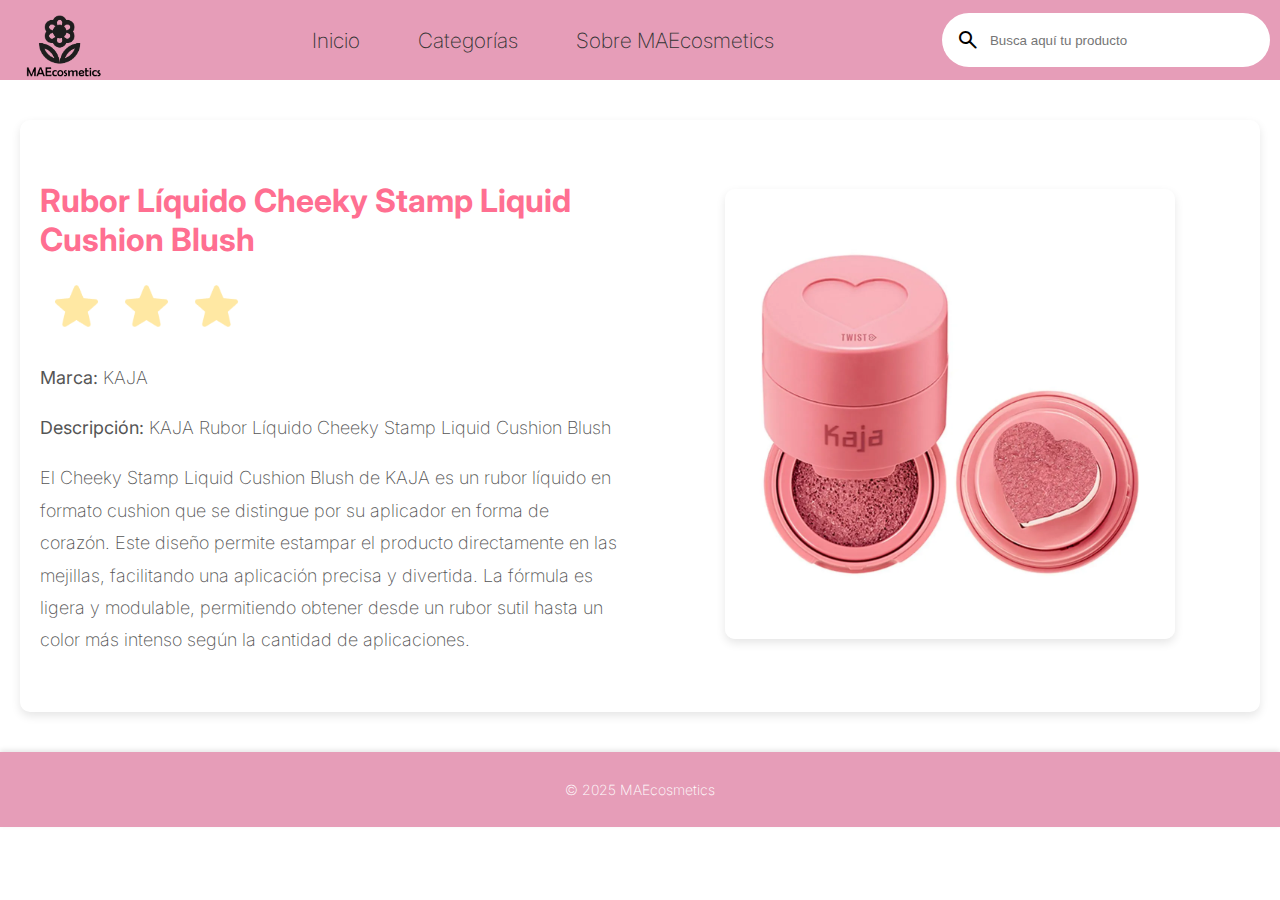
<file: PRODUCTOS/blushkaja.html>
<!DOCTYPE html>
<html lang="en">
<head>
    <meta charset="UTF-8">
    <meta name="viewport" content="width=device-width, initial-scale=1.0">
    <title>KAJA - Rubor</title>
    <link rel="stylesheet" href="../CSS/PRODUCTOS/ruborkaja.css">
    <link rel="stylesheet" href="https://fonts.googleapis.com/css2?family=Material+Symbols+Rounded:opsz,wght,FILL,GRAD@24,400,0,0&icon_names=search" />
    <style>
        @import url('https://fonts.googleapis.com/css2?family=Inter+Tight:ital,wght@0,100..900;1,100..900&family=Inter:ital,opsz,wght@0,14..32,200;1,14..32,200&display=swap');
        </style>
</head>
<body>
    <header>
        <div class="logo">
            <a href="index.html"><img src="/IMG/logov1.png" alt="Logo de MAEcosmetics">
        </div></a>
    <nav class="topnav"></nav>
        <ul>
            <li><a href="../index.html">Inicio</a></li>
            <li><a href="../categorías.html">Categorías</a></li>
            <li><a href="../sobre.html">Sobre MAEcosmetics</a></li>
        </ul>
        <div class="busqueda">
            <span class="material-symbols-rounded">
                search
                </span>
            <input type="text" id="productos"  placeholder="Busca aquí tu producto">
        </div>
    </nav>
</header>
    <main class="producto-detalle">
        <div class="descripcion">
            <h1>Rubor Líquido Cheeky Stamp Liquid Cushion Blush</h1> <img src="/IMG/estrellas.png" alt="" width="200px">
            <p><strong>Marca:</strong> KAJA</p>
            <p><strong>Descripción:</strong> KAJA Rubor Líquido Cheeky Stamp Liquid Cushion Blush</p>
            <p>​El Cheeky Stamp Liquid Cushion Blush de KAJA es un rubor líquido en formato cushion que se distingue por su aplicador en forma de corazón. Este diseño permite estampar el producto directamente en las mejillas, facilitando una aplicación precisa y divertida. La fórmula es ligera y modulable, permitiendo obtener desde un rubor sutil hasta un color más intenso según la cantidad de aplicaciones.</p>
        </div>
        <div class="imagen">
            <a href="https://youtu.be/VBZe95CFZWg"><img src="/IMG/rubor líquido KAJA.webp" alt="Rubor PIXI"></a>
        </div>
    </main>
    <footer>
        <p>© 2025 MAEcosmetics</p>
    </footer>
</body>
</html>
</file>
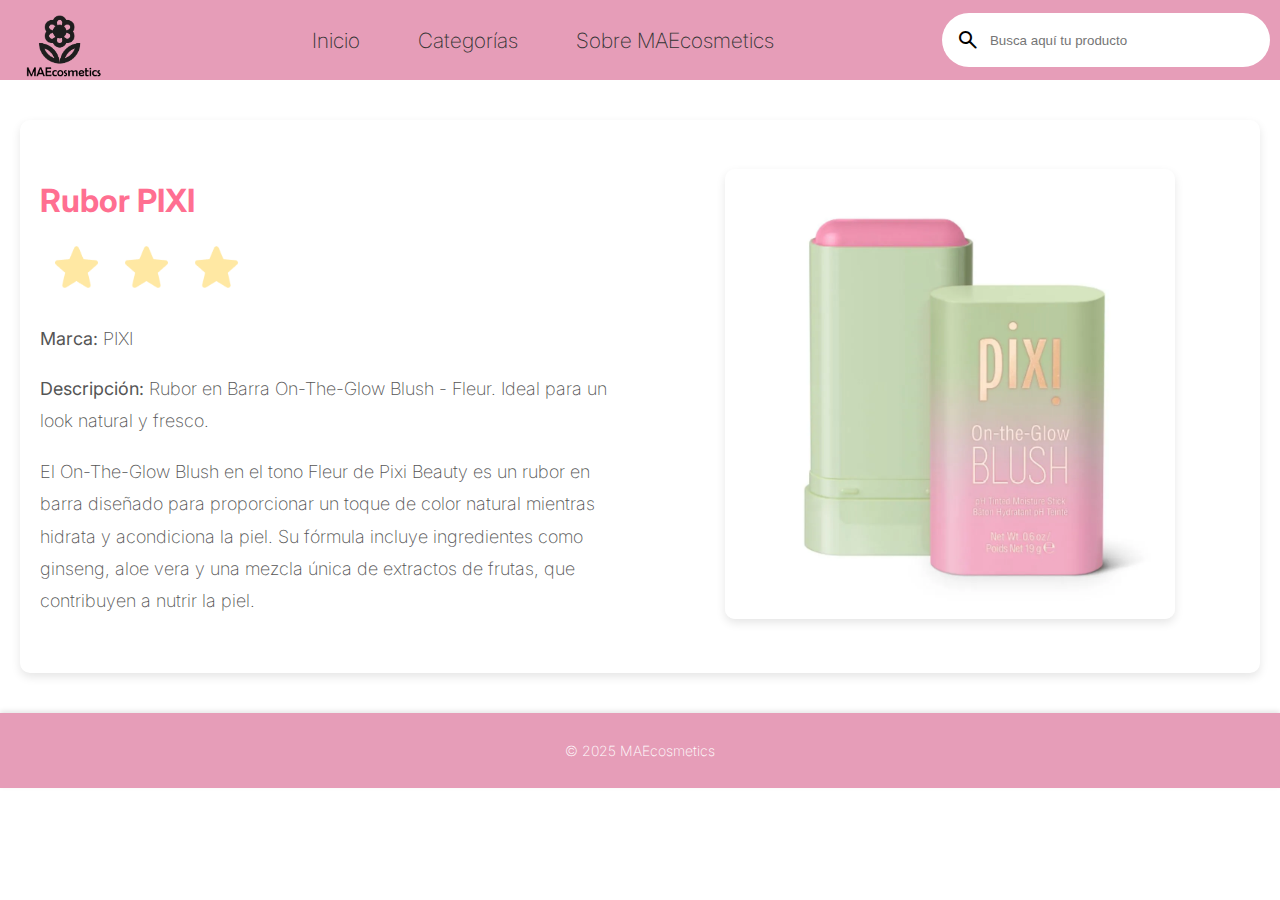
<file: PRODUCTOS/blushpixi.html>
<!DOCTYPE html>
<html lang="en">
<head>
    <meta charset="UTF-8">
    <meta name="viewport" content="width=device-width, initial-scale=1.0">
    <title>PIXI - Rubor</title>
    <link rel="stylesheet" href="../CSS/PRODUCTOS/productos.css">
    <link rel="stylesheet" href="https://fonts.googleapis.com/css2?family=Material+Symbols+Rounded:opsz,wght,FILL,GRAD@24,400,0,0&icon_names=search" />
    <style>
        @import url('https://fonts.googleapis.com/css2?family=Inter+Tight:ital,wght@0,100..900;1,100..900&family=Inter:ital,opsz,wght@0,14..32,200;1,14..32,200&display=swap');
        </style>
</head>
<body>
    <header>
        <div class="logo">
            <a href="index.html"><img src="/IMG/logov1.png" alt="Logo de MAEcosmetics">
        </div></a>
    <nav class="topnav"></nav>
        <ul>
            <li><a href="../index.html">Inicio</a></li>
            <li><a href="../categorías.html">Categorías</a></li>
            <li><a href="../sobre.html">Sobre MAEcosmetics</a></li>
        </ul>
        <div class="busqueda">
            <span class="material-symbols-rounded">
                search
                </span>
            <input type="text" id="productos"  placeholder="Busca aquí tu producto">
        </div>
    </nav>
</header>
    <main class="producto-detalle">
        <div class="descripcion">
            <h1>Rubor PIXI</h1> <img src="/IMG/estrellas.png" alt="" width="200px">
            <p><strong>Marca:</strong> PIXI</p>
            <p><strong>Descripción:</strong> Rubor en Barra On-The-Glow Blush - Fleur. Ideal para un look natural y fresco.</p>
            <p>El On-The-Glow Blush en el tono Fleur de Pixi Beauty es un rubor en barra diseñado para proporcionar un toque 
            de color natural mientras hidrata y acondiciona la piel. Su fórmula incluye ingredientes como ginseng, aloe vera 
            y una mezcla única de extractos de frutas, que contribuyen a nutrir la piel.</p>
        </div>
        <div class="imagen">
            <a href="https://youtu.be/LS9ghXqyYiI"><img src="/IMG/pixi blush.webp" alt="Rubor PIXI"></a>
        </div>
    </main>
    <footer>
        <p>© 2025 MAEcosmetics</p>
    </footer>
</body>
</html>
</file>
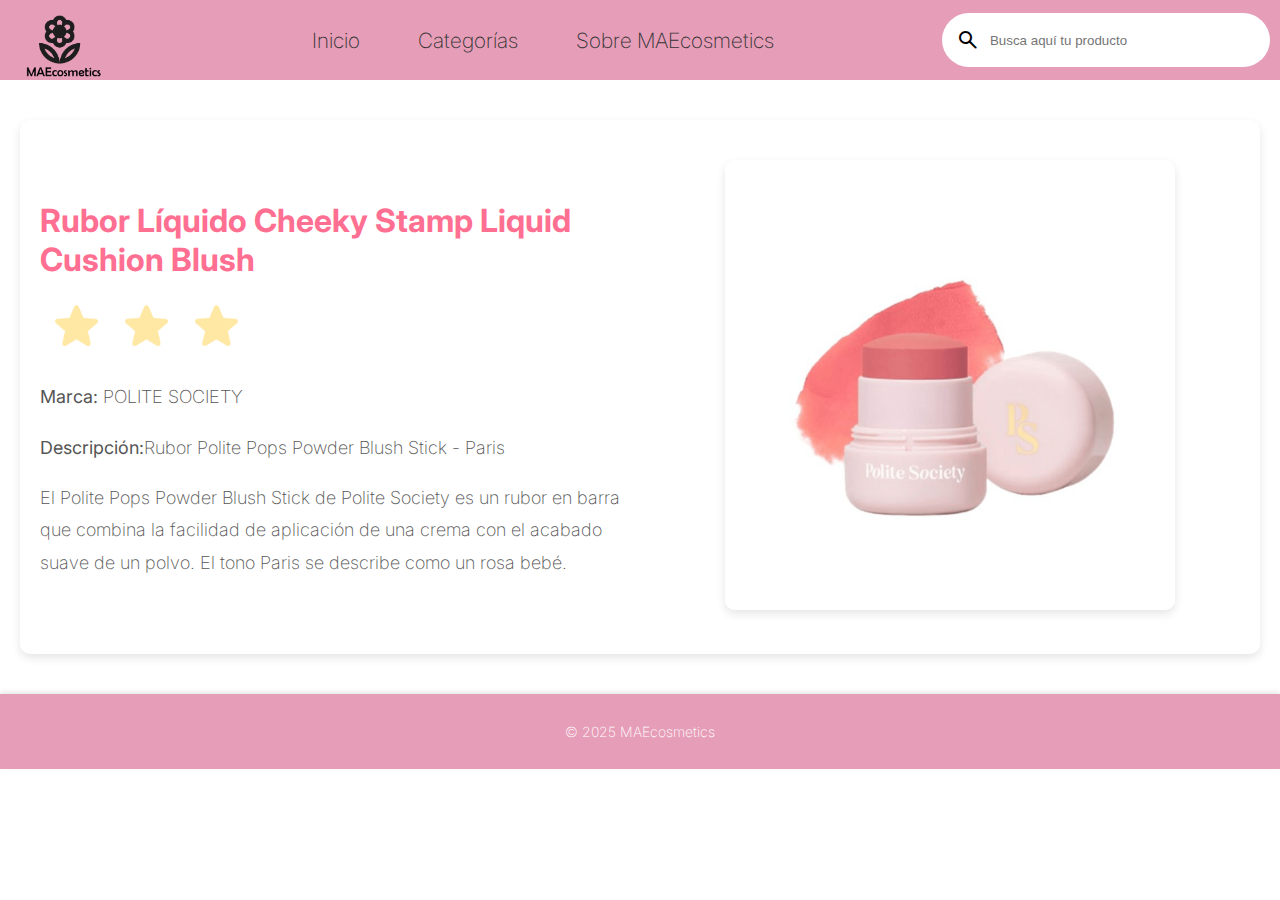
<file: PRODUCTOS/blushpolitesociety.html>
<!DOCTYPE html>
<html lang="en">
<head>
    <meta charset="UTF-8">
    <meta name="viewport" content="width=device-width, initial-scale=1.0">
    <title>POLITE SOCIETY- Rubor</title>
    <link rel="stylesheet" href="../CSS/PRODUCTOS/blushpolitesociety.css">
    <link rel="stylesheet" href="https://fonts.googleapis.com/css2?family=Material+Symbols+Rounded:opsz,wght,FILL,GRAD@24,400,0,0&icon_names=search" />
    <style>
        @import url('https://fonts.googleapis.com/css2?family=Inter+Tight:ital,wght@0,100..900;1,100..900&family=Inter:ital,opsz,wght@0,14..32,200;1,14..32,200&display=swap');
        </style>
</head>
<body>
    <header>
        <div class="logo">
            <a href="index.html"><img src="/IMG/logov1.png" alt="Logo de MAEcosmetics">
        </div></a>
    <nav class="topnav"></nav>
        <ul>
            <li><a href="../index.html">Inicio</a></li>
            <li><a href="../categorías.html">Categorías</a></li>
            <li><a href="../sobre.html">Sobre MAEcosmetics</a></li>
        </ul>
        <div class="busqueda">
            <span class="material-symbols-rounded">
                search
                </span>
            <input type="text" id="productos"  placeholder="Busca aquí tu producto">
        </div>
    </nav>
</header>
    <main class="producto-detalle">
        <div class="descripcion">
            <h1>Rubor Líquido Cheeky Stamp Liquid Cushion Blush</h1> <img src="/IMG/estrellas.png" alt="" width="200px">
            <p><strong>Marca:</strong> POLITE SOCIETY</p>
            <p><strong>Descripción:</strong>Rubor Polite Pops Powder Blush Stick - Paris</p>
            <p>​El Polite Pops Powder Blush Stick de Polite Society es un rubor en barra que combina la facilidad de aplicación de una crema con el acabado suave de un polvo. El tono Paris se describe como un rosa bebé.</p>
        </div>
        <div class="imagen">
            <a href="https://youtu.be/ZoV_0ikDMRA"><img src="/IMG/blush polite society.png" alt="Rubor PIXI"></a>
        </div>
    </main>
    <footer>
        <p>© 2025 MAEcosmetics</p>
    </footer>
</body>
</html>
</file>
<file: CSS/index.css>
body {
    font-family: Arial, sans-serif;
    background-color: #ffff;
    margin: 0;
    padding: 0;
    font-family: "Inter", sans-serif;
    font-optical-sizing: auto;
    font-weight: 200;
    font-style: normal;
}

header {
    display: flex;
    justify-content: space-between;
    align-items: center;
    background-color: #BBDED6;
    height: 60px;
    padding: 10px;
}

a {
    text-decoration: none;
    color: #333;
    transition: color 0.3s ease;
}

a:hover {
    color: #ffffff;
}
.logo {
    display: flex;
}

.logo img {
    width: 108px;
    height: auto;
    margin-right: 20px;
}

header ul {
    list-style: none;
    display: flex;
    margin-right: 20px;
    padding: 5px;
    
}

header ul li {
    margin-right: 58px;
    font-size: 21px;;
}

.registrate {
    display: flex;
    justify-content: center;
    align-items: center;
    background-color: #fbfcfc;
    height: 100vh;
    padding: 20px;
    border-radius: 12px;
    width: 14% ;
    height: 10px;
    margin-right: 16px;
}



@keyframes subirYMostrar {
    0% {
        opacity: 0;
        transform: translateY(50px); 
    }
    100% {
        opacity: 1;
        transform: translateY(0); 
    }
}

.principal-arriba {
    display: flex;
    flex-direction: row;
    justify-content: center;
    align-items: center;
    flex-wrap: wrap;
    background-color: #eab4df;
    gap: 100px;
    height: 100vh;
    animation: subirYMostrar 1.5s ease-out;
}

.principal-arriba h2 {
    font-size: 70px;
    text-align: center;
    margin: 0;
}

.principal-arriba p {
    width: 550px;
    font-size: 30px;
    text-align: center;
    margin: 0;
}

.principal-arriba p, .principal-arriba h2 {
    color: #333;
    font-family: "Inter", sans-serif;
    font-optical-sizing: auto;
    font-weight: 200;
    font-style: extra-light;
}
.round {
    width: 347px;
    height: 347px;
    border-radius: 50%;
    object-fit: cover;
    margin-top: 20px;
    margin-left: 10px;
    transition: filter 0.4s ease;
}

.round:hover {
    filter: brightness(0.8);
}

.segundocont {
    padding: 10px;
}
.maquillaje-en-general {
    display: block;
    width: 100%;
    margin-top: 90px;
}
.maquillaje-en-general img {
    padding: 0%;
    width: 347px;
    height: 347px;
    border-radius: 50%;
    object-fit: cover;
    margin-top: 150px;
    margin-left: 50px;
}

.maquillaje-en-general h2 {
    text-align: center;
    margin-top: 20px;
    margin-bottom: 20px;
    margin-left: 20px;
    color: #333;
    font-family: "Inter", sans-serif;
    font-optical-sizing: auto;
    font-weight: 200;
    font-style: extra-light;
}



.que-es-maquillaje {
    float: right;
    margin: 300px;
    margin-top: -200px;
    height: 352px;
    margin-left: 800px;
    margin-right: 90px;
    margin-top: -400px;
    font-size: 26px;
    padding: 20px;
    border: 2px;
    width: 650px;
    text-align: center;
    transition: all 0.3s ease;
}

.que-es-maquillaje:hover {
    transform: scale(1.05);
}

.cerdito {
    display: flex;
    justify-content: center;
    align-items: center;
    margin-top: 1170px;
    margin-left: 20px;
    margin-right: 20px;
}

.cerdito {
    width: 150px;
    position: absolute;
    top: 50%;
    transform: translateY(-50%);
    animation: moveRight 5s linear infinite;
}

@keyframes moveRight {
    0% {
        left: -150px;
    }
    100% {
        left: 100%;
    }
}

hr {
    border: #A09999 solid 2px;

}

.sec2 {
    display: flex;
    flex-wrap: wrap;
    gap: 20px;
    justify-content: space-between; 
}

.box {
    height: 400px;
    width: 20px;
    width: calc(33.333% - 20px);
    background-color: rgb(255, 255, 255);
    padding: 10px;
    text-align: center;
    box-sizing: border-box; 
    box-shadow: 10px 10px 20px rgba(119, 119, 119, 0.5);
    border-radius: 6%;
    transition: all 0.3s ease;
}

.box:hover {
    transform: scale(1.2);
}


.box img {
    width: 50%;
    height: auto;
}

.tiposmaquillaje {
    text-align: center;
    margin-top: 20px;
    margin-bottom: 20px;
    margin-left: 20px;
    font-size: 26px;
    font-weight: 500;
    display: flex;
    flex-wrap: wrap;
    gap: 20px;
    justify-content: space-between; 
    margin-left: 100px;
}

.tiposmaquillaje p {
    width: 100%;
    box-sizing: border-box;
    padding: 10px;
}

.maquillajenatural {
    display: block;
    width: 40%;
    margin-top: 40px;
    border-radius: 2%;
}

.maquillajenatural img {
    padding: 0%;
    width: 347px;
    height: 347px;
    border-radius: 50%;
    object-fit: cover;
    margin-top: 100px;
    margin-left: 10px;
}

.maquillajenatural img {
    transition: filter 0.4s ease;
}

.maquillajenatural img:hover {
    filter:brightness(0.8);
}

.maquillajeartistico {
    display: block;
    width: 40%;
    margin-top: 40px;
    border-radius: 2%;
    margin-right: 100px;
}

.maquillajeartistico img {
    padding: 0%;
    width: 347px;
    height: 347px;
    border-radius: 50%;
    object-fit: cover;
    margin-top: 100px;
    margin-left: 20px;
    margin-right: 50px;
}

.maquillajeartistico img {
    transition: filter 0.4s ease;
}

.maquillajeartistico img:hover {
    filter:brightness(0.8);
}

.footer {
    display: flex;
    flex-wrap: wrap;
    justify-content: space-between;
    align-items: center; 
    background-color: #FFB6B9;
    padding: 20px 40px;
    color: #333; 
    font-family: "Inter", sans-serif;
    font-size: 16px;
    box-shadow: 0px -2px 10px rgba(0, 0, 0, 0.1);
    height: -300px;
}

.footer img {
    width: 150px; 
    height: auto;
    margin: 10px;
}

.footer h4 {
    display: flex;
    flex-direction: column;
    gap: 10px;
    text-align: left;
}

.footer h4 {
    text-decoration: none;
    color: #333;
    transition: color 0.3s ease;
}

.footer h4:hover {
    color: #fff3ff;
}

@media (max-width: 768px) {
    header {
        flex-direction: column; 
        align-items: flex-start;
        height: auto;
    }

    .logo {
        margin-bottom: 10px; 
    }

    header ul {
        flex-direction: column;
        align-items: flex-start; 
        margin: 0;
        padding: 0;
        width: 100%;
    }

    header ul li {
        margin-bottom: 10px; 
        font-size: 18px;
    }

    a {
        font-size: 15px;
    }

    .principal-arriba {
        flex-direction: column; 
        align-items: center;
        text-align: center;
    }

    .principal-arriba h2 {
        font-size: 50px;
    }

    .principal-arriba p {
        width: 90%; 
        font-size: 20px; 
        margin-top: 10px;
    }

    .round {
        margin-bottom: 20px;
        width: 250px; 
        height: 250px;
    }

    .maquillaje-en-general {
        flex-direction: column; 
        align-items: center; 
        text-align: center; 
    }

    .maquillaje-en-general img {
        margin-bottom: 20px;
        width: 250px;
        height: 250px;
    }

    .maquillaje-en-general h2 {
        font-size: 20px; 
        margin: 10px 0;
    }

    .sec2 {
        flex-direction: column;
        align-items: center;
    }

    .box {
        width: 90%;
        height: auto;
        margin-bottom: 20px;
    }

    .box img {
        width: 100%;
        height: auto;
    }

    .tiposmaquillaje {
        flex-direction: column;
        align-items: center;
        text-align: center;
    }

    .tiposmaquillaje p {
        width: 90%;
        font-size: 18px; 
    }

    .maquillajenatural, .maquillajeartistico {
        width: 90%;
        margin: 20px auto;
    }

    .maquillajenatural img, .maquillajeartistico img {
        width: 250px;
        height: 250px;
        margin: 0 auto 20px auto;
    }

    .footer {
        flex-direction: column;
        align-items: center; 
        text-align: center;
    }

    .footer img {
        width: 100px;
        margin-bottom: 20px;
    }

    .footer h4 {
        text-align: center;
        margin-bottom: 10px;
    }
}

@media (max-width: 468px) {
    header a {
        margin-left: 0;
        margin-right: 0;
        font-size: 14px;
    }

    .principal-arriba p {
        margin-left: 0;
        margin-right: 0;
        font-size: 18px;
    }

    .segundocont {
        margin-left: 0;
        max-width: 100%;
        margin-right: 0;
        font-size: 16px;
    }
}
</file>
<file: CSS/categorias.css>
body {
    font-family: Arial, sans-serif;
    background-color: #ffff;
    margin: 0;
    padding: 0;
    font-family: "Inter", sans-serif;
    font-optical-sizing: auto;
    font-weight: 200;
    font-style: normal;
}


header {
    display: flex;
    justify-content: space-between;
    align-items: center;
    background-color: #BBDED6;
    height: 60px;
    padding: 10px;
}

a {
    text-decoration: none;
    color: #333;
    transition: color 0.3s ease;
}

a:hover {
    color: #ffffff;
}
.logo {
    display: flex;
}

.logo img {
    width: 108px;
    height: auto;
    margin-right: 20px;
}

header ul {
    list-style: none;
    display: flex;
    margin-right: 20px;
    padding: 5px;
    
}

header ul li {
    margin-right: 58px;
    font-size: 21px;;
}

.registrate {
    display: flex;
    justify-content: center;
    align-items: center;
    background-color: #fbfcfc;
    height: 100vh;
    padding: 20px;
    border-radius: 12px;
    width: 14% ;
    height: 10px;
    margin-right: 16px;
}


.blushes {
    display: flex;
    flex-wrap: wrap;
    gap: 20px;
    justify-content: space-between;
    animation: subirYMostrar 1.2s ease-out;
}

@keyframes subirYMostrar {
    0% {
        opacity: 0;
        transform: translateY(50px); 
    }
    100% {
        opacity: 1;
        transform: translateY(0); 
    }
}

.blushes h2 {
    text-align: center;
    margin-top: 20px;
    margin-bottom: 20px;
    margin-left: 20px;
    font-size: 120px;
    font-weight: 550;
    width: 100%;
    margin-left: 2px;
}


.box {
    height: 360px;
    width: 20px;
    width: calc(26% - 20px);
    background-color: rgb(255, 255, 255);
    padding: 10px;
    text-align: center;
    box-sizing: border-box; 
    box-shadow: 10px 10px 20px rgba(119, 119, 119, 0.5);
    border-radius: 6%;
    transition: all 0.3s ease;
    margin-left: 5px;
}

.box img {
    width: 50%;
    height: auto;
    border-radius: 6%;
}

.box:hover {
    transform: scale(1.2);
}

.bases {
    display: flex;
    flex-wrap: wrap;
    gap: 20px;
    justify-content: space-between;
}

.bases h2{
    text-align: center;
    margin-top: 20px;
    margin-bottom: 20px;
    margin-left: 20px;
    font-size: 120px;
    font-weight: 550;
    width: 100%;
    margin-left: 2px;
}

.delineadores {
    display: flex;
    flex-wrap: wrap;
    gap: 20px;
    justify-content: space-between;
}

.delineadores h2 {
    text-align: center;
    margin-top: 20px;
    margin-bottom: 20px;
    margin-left: 20px;
    font-size: 110px;
    font-weight: 550;
    width: 100%;
    margin-left: 2px;

}

.labiales {
    display: flex;
    flex-wrap: wrap;
    gap: 20px;
    justify-content: space-between;
}

.labiales h2 {
    text-align: center;
    margin-top: 20px;
    margin-bottom: 20px;
    margin-left: 20px;
    font-size: 110px;
    font-weight: 550;
    width: 100%;
    margin-left: 2px;
}


.footer {
    display: flex;
    flex-wrap: wrap; 
    justify-content: space-between;
    align-items: center; 
    background-color: #FFB6B9;
    padding: 20px 60px; 
    color: #333; 
    font-family: "Inter", sans-serif;
    font-size: 16px;
    box-shadow: 0px -2px 10px rgba(0, 0, 0, 0.1); 
}

.footer img {
    width: 150px; 
    height: auto;
    margin: 10px; 
}

.footer h4 {
    display: flex;
    flex-direction: column;
    gap: 10px; 
    text-align: left;
}

.footer h4 {
    text-decoration: none; 
    color: #333; 
    transition: color 0.3s ease;
}

.footer h4:hover {
    color: #fff3ff;
}

@media (max-width: 768px) {
    header {
        flex-direction: column; 
        align-items: flex-start; 
        height: auto; 
    }

    .logo {
        margin-bottom: 10px; 
    }

    header ul {
        flex-direction: column; 
        align-items: flex-start; 
        margin: 0;
        padding: 0;
        width: 100%;
    }

    header ul li {
        margin-bottom: 10px;
        font-size: 18px;
    }

    a {
        font-size: 15px;
    }

    .blushes, .bases, .delineadores, .labiales {
        flex-direction: column;
        align-items: center; 
        text-align: center; 
    }

    .blushes h2, .bases h2, .delineadores h2, .labiales h2 {
        font-size: 50px;
    }

    .box {
        width: 90%; 
        height: auto;
        margin-bottom: 20px; 
    }

    .box img {
        width: 100%; 
        height: auto;
    }

    .footer {
        flex-direction: column;
        align-items: center; 
        text-align: center;
    }

    .footer img {
        width: 100px;
        margin-bottom: 20px;
    }

    .footer h4 {
        text-align: center;
        margin-bottom: 10px;
    }
}


@media (max-width: 468px) {
    header a {
        margin-left: 0;
        margin-right: 0;
        font-size: 14px;
    }

    .blushes h2, .bases h2, .delineadores h2, .labiales h2 {
        font-size: 40px; 
    }

    .box {
        width: 100%;
        margin-bottom: 15px;
    }

    .footer img {
        width: 80px;
    }

    .footer h4 {
        font-size: 14px;
    }
}
</file>
<file: CSS/registrar.css>
* {
    margin: 0;
    padding: 0;
    box-sizing: border-box;
}

body {
    background-image: url(/IMG/registrar-background.jpg);
    font-family: Arial, sans-serif;
    background-color: #ffff;
    font-family: "Inter", sans-serif;
    font-optical-sizing: auto;
    font-weight: 200;
    font-style: normal;
}

header {
    display: flex;
    justify-content: space-between;
    align-items: center;
    background-color: #FFCCE1;
    height: 60px;
    padding: 10px;
}

a {
    text-decoration: none;
    color: #333;
    transition: color 0.3s ease;
}

a:hover {
    color: #ffffff;
}
.logo {
    display: flex;
}

.logo img {
    width: 108px;
    height: auto;
    margin-right: 20px;
}

header ul {
    list-style: none;
    display: flex;
    margin-right: 20px;
    padding: 5px;
    
}

header ul li {
    margin-right: 58px;
    font-size: 21px;;
}

.registrate {
    display: flex;
    justify-content: center;
    align-items: center;
    background-color: #fbfcfc;
    height: 100vh;
    padding: 20px;
    border-radius: 12px;
    width: 14% ;
    height: 10px;
    margin-right: 16px;
}

.contenedor {
    padding: 20px;
    border-radius: 6%;
    background-color: #f2e8ec;
    box-shadow: #a5a4a4 0px 0px 20px;
    width: 400px;
    height: auto;
    margin: 100px;
    zoom: 1.5;
    margin-left: 234px;
    margin-top: 40px;
    animation: subirYMostrar 1.2s ease-out;
}

@keyframes subirYMostrar {
    0% {
        opacity: 0;
        transform: translateY(50px); 
    }
    100% {
        opacity: 1;
        transform: translateY(0); 
    }
}

.contenedor h1 {
    text-align: center;
    font-size: 24px;
    margin-bottom: 20px;
    font-weight: 900px;
    color: #4e4d4d;
}

.btn {
    display: inline-block;
    padding: 10px 20px;
    font-size: 16px;
    color: #fff;
    background-color: #FF6F91;
    text-decoration: none;
    border: none;
    border-radius: 5px;
    cursor: pointer;
    text-align: center;
    margin-left: 124px;
    width: 118px;
    transition: background-color 0.3s ease;
}

.btn:hover {
    background-color: #FF4F71;
}

.contenedor input {
    border: none;
    outline: none;
    padding: 10px;
    width: 100%;
    border-radius: 90px;
    background-color: #ffffff;
}


u {
    color: #656565;
}
</file>
<file: CSS/sobre.css>
body {
    font-family: Arial, sans-serif;
    background-color: #ffff;
    margin: 0;
    padding: 0;
    font-family: "Inter", sans-serif;
    font-optical-sizing: auto;
    font-weight: 200;
    font-style: normal;
}

header {
    display: flex;
    justify-content: space-between;
    align-items: center;
    background-color: #c9e7e0;
    height: 60px;
    padding: 10px;
}

a {
    text-decoration: none;
    color: #333;
    transition: color 0.3s ease;
}

a:hover {
    color: #ffffff;
}

.logo {
    display: flex;
}

.logo img {
    width: 108px;
    height: auto;
    margin-right: 20px;
}

header ul {
    list-style: none;
    display: flex;
    margin-right: 20px;
    padding: 5px;
    
}

header ul li {
    margin-right: 58px;
    font-size: 21px;;
}

.registrate {
    display: flex;
    justify-content: center;
    align-items: center;
    background-color: #fbfcfc;
    height: 100vh;
    padding: 20px;
    border-radius: 12px;
    width: 14% ;
    height: 10px;
    margin-right: 16px;
}


img {
    max-width: 100%;
    width: 100%;
    height: 500px;
    display: block;
    margin-left: 0px;
    margin-right: 0px;
    animation: subirYMostrar 1.2s ease-out;
}

@keyframes subirYMostrar {
    0% {
        opacity: 0;
        transform: translateY(50px); 
    }
    100% {
        opacity: 1;
        transform: translateY(0); 
    }
}

h1 {
    text-align: center;
    margin-top: 20px;
    margin-bottom: 20px;
    margin-left: 20px;
    font-size: 80px;
    font-weight: 550;
    width: 100%;
    margin-left: 2px;
}

p {
    text-align: center;
    margin-top: 20px;
    margin-bottom: 20px;
    margin-left: 20px;
    font-size: 30px;
    font-weight: 200;
    width: 100%;
    margin-left: 2px;
}

.h21 {
    text-align: center;
    margin-top: 20px;
    margin-bottom: 20px;
    margin-left: 20px;
    font-size: 70px;
    font-weight: 550;
    width: 100%;
    margin-left: 2px;
}

.h23 {
    text-align: center;
    margin-top: 20px;
    margin-bottom: 20px;
    margin-left: 20px;
    font-size: 70px;
    font-weight: 550;
    width: 100%;
    margin-left: 2px;
}

.p1 {
    margin-left: -300px;
}

.p2 {
    text-align: center;
    font-size:30px;

}

ul {
    font-size: 30px;
}

footer {
    text-align: center;
    padding: 15px;
    background-color: #E69DB8;
    color: #fff;
    font-size: 14px;
    box-shadow: 0 -2px 5px rgba(0, 0, 0, 0.1);
}
</file>
<file: CSS/PRODUCTOS/ruborkaja.css>
body {
    font-family: Arial, sans-serif;
    background-color: #ffff;
    margin: 0;
    padding: 0;
    font-family: "Inter", sans-serif;
    font-optical-sizing: auto;
    font-weight: 200;
    font-style: normal;
}

header {
    display: flex;
    justify-content: space-between;
    align-items: center;
    background-color: #E69DB8;
    height: 60px;
    padding: 10px;
}

a {
    text-decoration: none;
    color: #333;
    transition: color 0.3s ease;
}

a:hover {
    color: #ffffff;
}
.logo {
    display: flex;
}

.logo img {
    width: 108px;
    height: auto;
    margin-right: 20px;
}

header ul {
    list-style: none;
    display: flex;
    margin-right: 20px;
    padding: 5px;
    
}

header ul li {
    margin-right: 58px;
    font-size: 21px;;
}

.busqueda {
    display: flex;
    align-items: center;
    padding: 14px;
    border-radius: 90px;
    background-color: #ffffff;
    width: 300px;
    height: 26px;
    border-color: #333 solid 1px;
    
}

.busqueda input {
    border: none;
    outline: none;
    padding: 10px;
    width: 100%;
    border-radius: 90px;
    background-color: #ffffff;
}

img {
    transition: filter 0.3s ease;
}

img:hover {
    filter: brightness(0.8);
}

main.producto-detalle {
    display: flex;
    flex-wrap: wrap;
    justify-content: center;
    align-items: center;
    padding: 40px 20px;
    gap: 40px;
    background-color: #ffffff;
    box-shadow: 0 4px 10px rgba(0, 0, 0, 0.1);
    border-radius: 10px;
    max-width: 1200px;
    margin: 40px auto;
}

main.producto-detalle .imagen {
    flex: 1;
    text-align: center;
}

main.producto-detalle .imagen img {
    max-width: 100%; 
    border-radius: 10px;
    width: 450px;
    box-shadow: 0 4px 10px rgba(0, 0, 0, 0.1);
}

main.producto-detalle .descripcion {
    flex: 1;
    max-width: 600px;
    text-align: left;
}

main.producto-detalle .descripcion h1 {
    font-size: 32px;
    margin-bottom: 20px;
    color: #FF6F91;
}

main.producto-detalle .descripcion p {
    font-size: 18px;
    line-height: 1.8;
    margin-bottom: 15px;
    color: #555;
}

footer {
    text-align: center;
    padding: 15px;
    background-color: #E69DB8;
    color: #fff;
    font-size: 14px;
    box-shadow: 0 -2px 5px rgba(0, 0, 0, 0.1);
}
</file>
<file: CSS/PRODUCTOS/productos.css>
body {
    font-family: Arial, sans-serif;
    background-color: #ffff;
    margin: 0;
    padding: 0;
    font-family: "Inter", sans-serif;
    font-optical-sizing: auto;
    font-weight: 200;
    font-style: normal;
}

header {
    display: flex;
    justify-content: space-between;
    align-items: center;
    background-color: #E69DB8;
    height: 60px;
    padding: 10px;
}

a {
    text-decoration: none;
    color: #333;
    transition: color 0.3s ease;
}

a:hover {
    color: #ffffff;
}
.logo {
    display: flex;
}

.logo img {
    width: 108px;
    height: auto;
    margin-right: 20px;
}

header ul {
    list-style: none;
    display: flex;
    margin-right: 20px;
    padding: 5px;
    
}

header ul li {
    margin-right: 58px;
    font-size: 21px;;
}

.busqueda {
    display: flex;
    align-items: center;
    padding: 14px;
    border-radius: 90px;
    background-color: #ffffff;
    width: 300px;
    height: 26px;
    border-color: #333 solid 1px;
    
}

.busqueda input {
    border: none;
    outline: none;
    padding: 10px;
    width: 100%;
    border-radius: 90px;
    background-color: #ffffff;
}

img {
    transition: filter 0.3s ease;
}

img:hover {
    filter: brightness(0.8);
}

main.producto-detalle {
    display: flex;
    flex-wrap: wrap;
    justify-content: center;
    align-items: center;
    padding: 40px 20px;
    gap: 40px;
    background-color: #ffffff;
    box-shadow: 0 4px 10px rgba(0, 0, 0, 0.1);
    border-radius: 10px;
    max-width: 1200px;
    margin: 40px auto;
}

main.producto-detalle .imagen {
    flex: 1;
    text-align: center;
}

main.producto-detalle .imagen img {
    max-width: 100%;
    border-radius: 10px;
    width: 450px;
    box-shadow: 0 4px 10px rgba(0, 0, 0, 0.1);
}

main.producto-detalle .descripcion {
    flex: 1;
    max-width: 600px;
    text-align: left;
}

main.producto-detalle .descripcion h1 {
    font-size: 32px;
    margin-bottom: 20px;
    color: #FF6F91;
}

main.producto-detalle .descripcion p {
    font-size: 18px;
    line-height: 1.8;
    margin-bottom: 15px;
    color: #555;
}

footer {
    text-align: center;
    padding: 15px;
    background-color: #E69DB8;
    color: #fff;
    font-size: 14px;
    box-shadow: 0 -2px 5px rgba(0, 0, 0, 0.1);
}
</file>
<file: CSS/PRODUCTOS/blushpolitesociety.css>
body {
    font-family: Arial, sans-serif;
    background-color: #ffff;
    margin: 0;
    padding: 0;
    font-family: "Inter", sans-serif;
    font-optical-sizing: auto;
    font-weight: 200;
    font-style: normal;
}

header {
    display: flex;
    justify-content: space-between;
    align-items: center;
    background-color: #E69DB8;
    height: 60px;
    padding: 10px;
}

a {
    text-decoration: none;
    color: #333;
    transition: color 0.3s ease;
}

a:hover {
    color: #ffffff;
}
.logo {
    display: flex;
}

.logo img {
    width: 108px;
    height: auto;
    margin-right: 20px;
}

header ul {
    list-style: none;
    display: flex;
    margin-right: 20px;
    padding: 5px;
    
}

header ul li {
    margin-right: 58px;
    font-size: 21px;;
}

.busqueda {
    display: flex;
    align-items: center;
    padding: 14px;
    border-radius: 90px;
    background-color: #ffffff;
    width: 300px;
    height: 26px;
    border-color: #333 solid 1px;
    
}

.busqueda input {
    border: none;
    outline: none;
    padding: 10px;
    width: 100%;
    border-radius: 90px;
    background-color: #ffffff;
}

img {
    transition: filter 0.3s ease;
}

img:hover {
    filter: brightness(0.8);
}

main.producto-detalle {
    display: flex;
    flex-wrap: wrap;
    justify-content: center;
    align-items: center;
    padding: 40px 20px;
    gap: 40px;
    background-color: #ffffff;
    box-shadow: 0 4px 10px rgba(0, 0, 0, 0.1);
    border-radius: 10px;
    max-width: 1200px;
    margin: 40px auto;
}

main.producto-detalle .imagen {
    flex: 1;
    text-align: center;
}

main.producto-detalle .imagen img {
    max-width: 100%;
    border-radius: 10px;
    width: 450px;
    box-shadow: 0 4px 10px rgba(0, 0, 0, 0.1);
}

main.producto-detalle .descripcion {
    flex: 1;
    max-width: 600px;
    text-align: left;
}

main.producto-detalle .descripcion h1 {
    font-size: 32px;
    margin-bottom: 20px;
    color: #FF6F91;
}

main.producto-detalle .descripcion p {
    font-size: 18px;
    line-height: 1.8;
    margin-bottom: 15px;
    color: #555;
}

footer {
    text-align: center;
    padding: 15px;
    background-color: #E69DB8;
    color: #fff;
    font-size: 14px;
    box-shadow: 0 -2px 5px rgba(0, 0, 0, 0.1);
}
</file>
